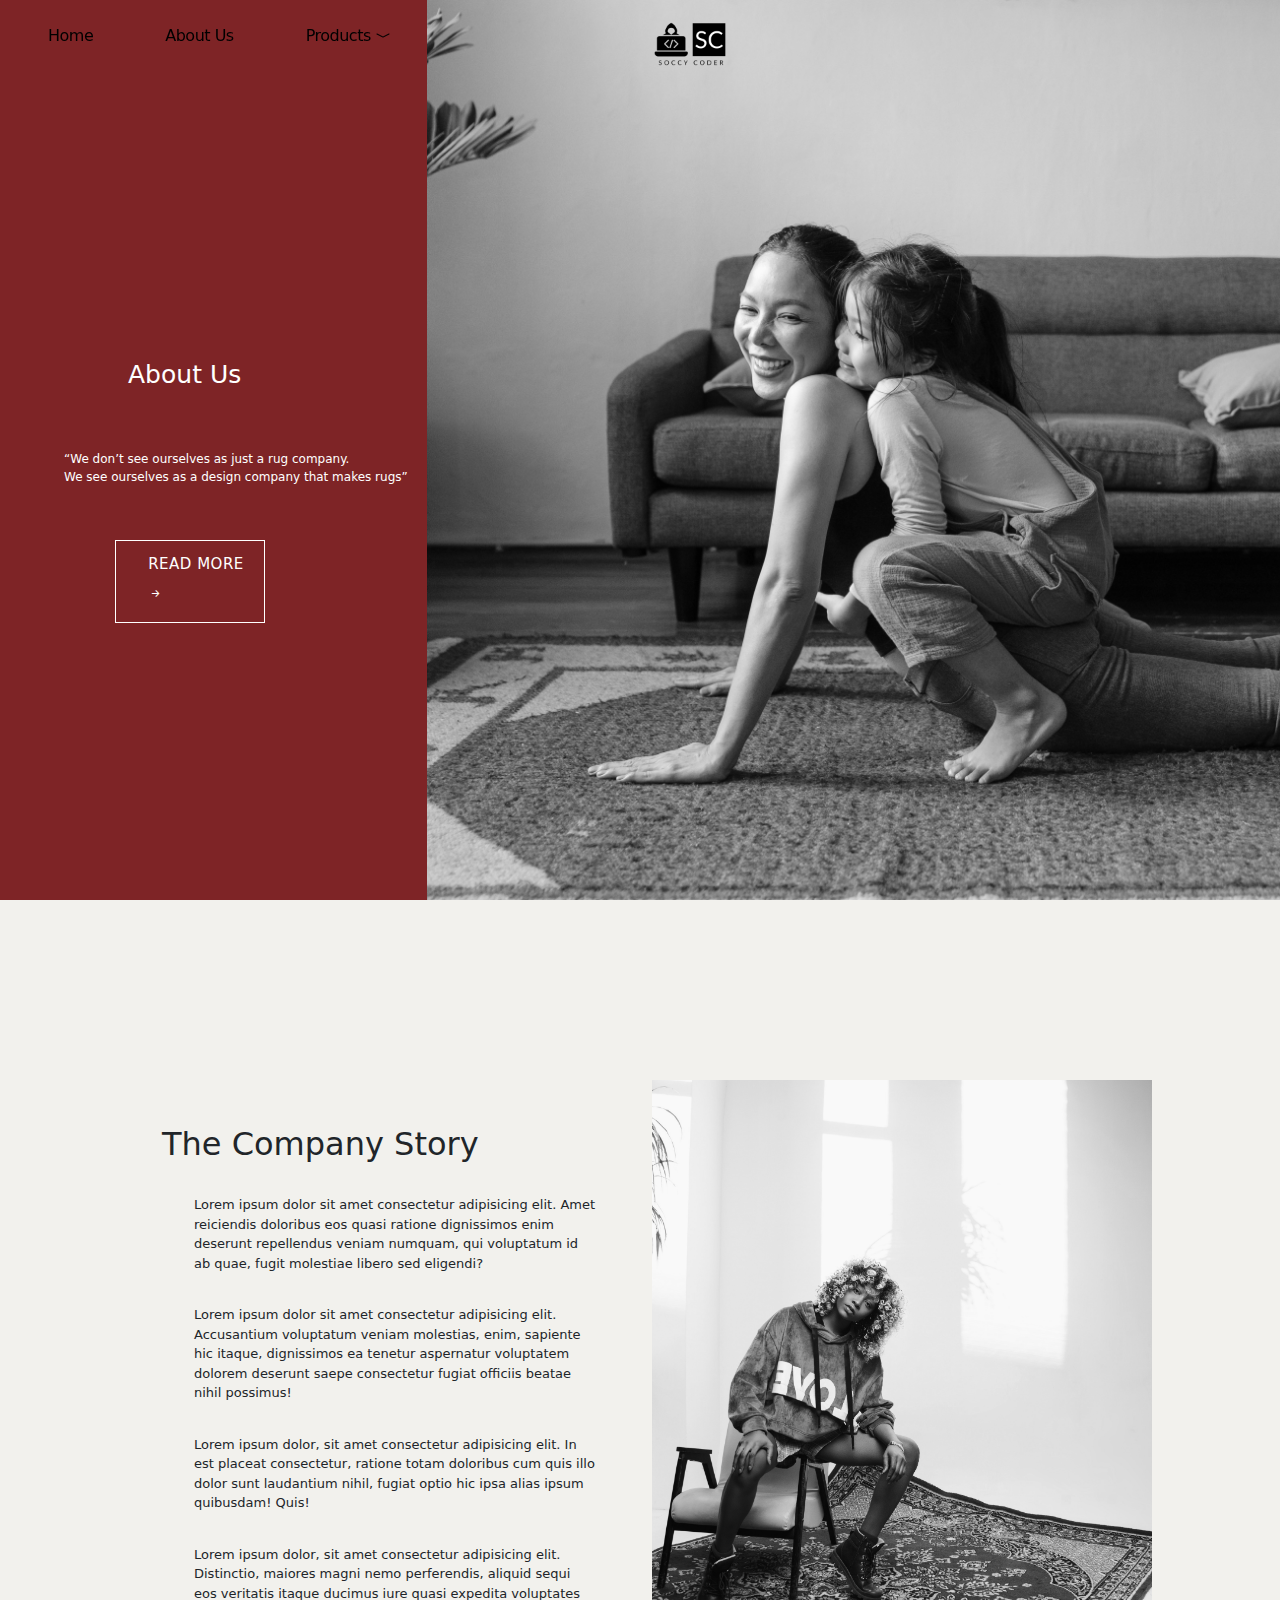
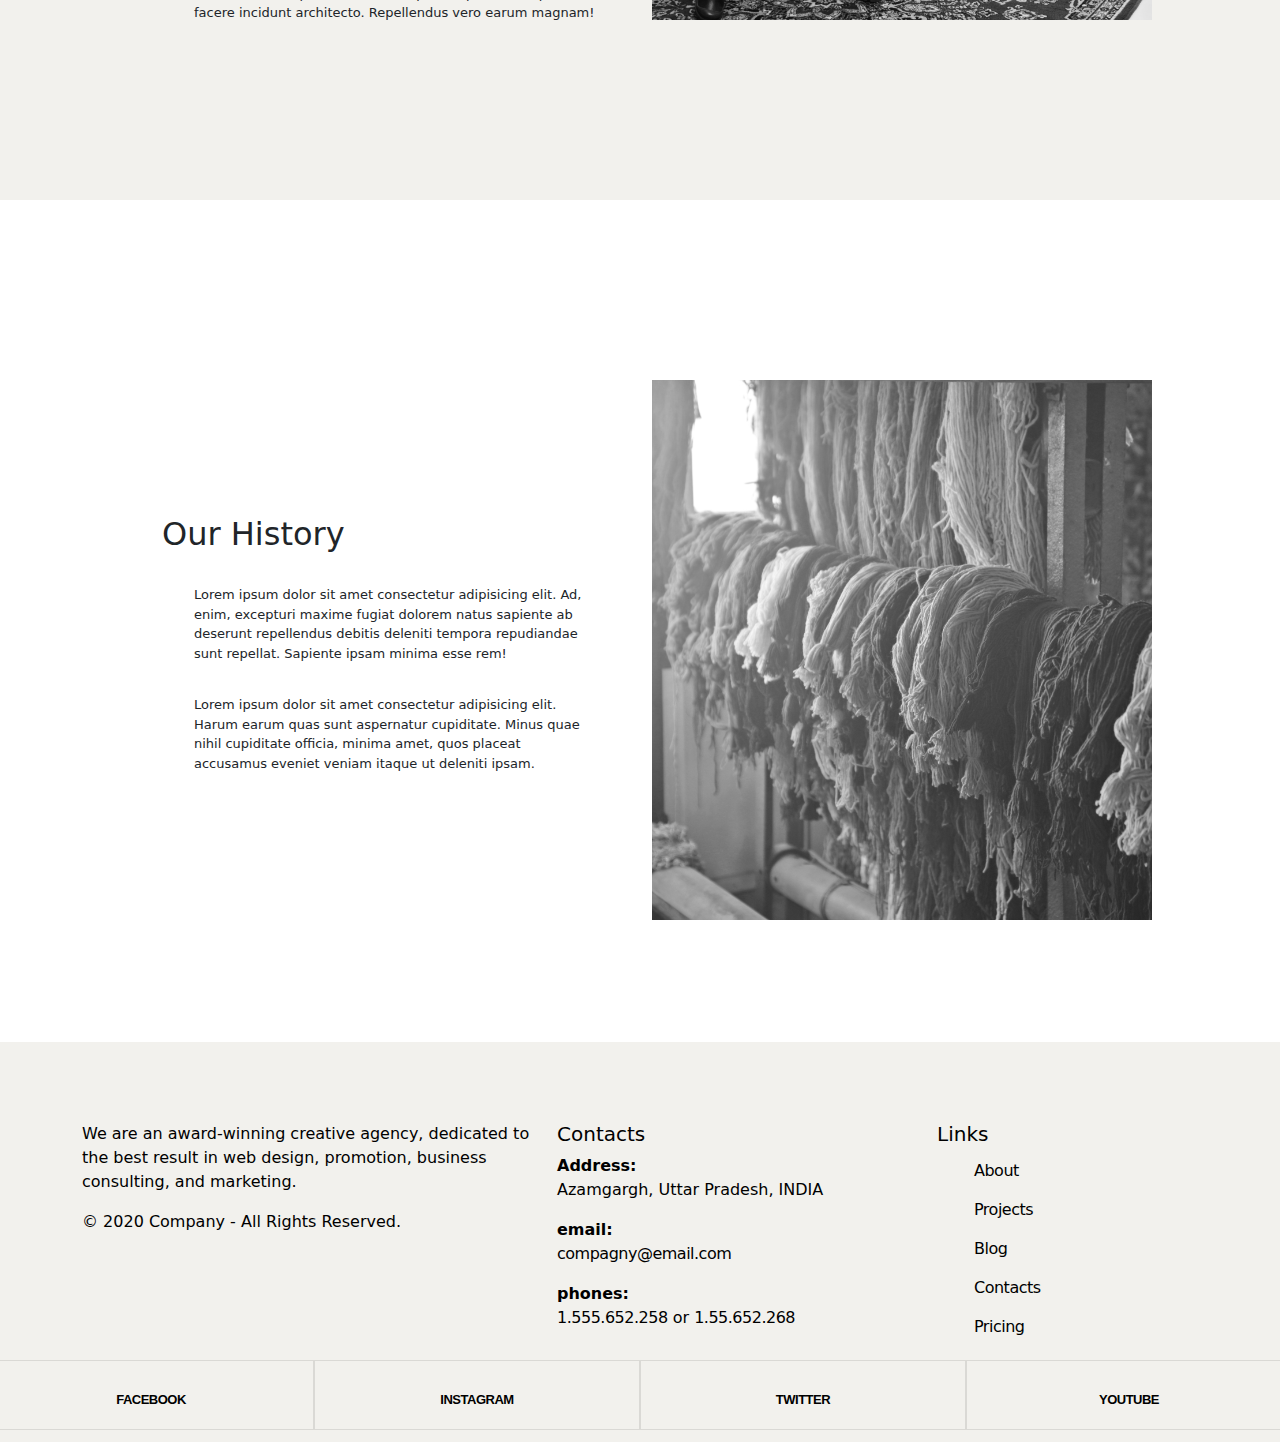
<file: About-Us.html>
<!DOCTYPE html>
<html lang="en">

<head>
    <meta charset="UTF-8">
    <meta http-equiv="X-UA-Compatible" content="IE=edge">
    <meta name="viewport" content="width=device-width, initial-scale=1.0">
    <link rel="stylesheet" href="https://cdn.jsdelivr.net/npm/bootstrap@5.3.0-alpha1/dist/css/bootstrap.min.css">
    <link rel="stylesheet" href="about-us.css">
    <link rel="icon" type="image/x-icon" href="/images/Soccy Coder-logos_black.png">
    <title>About Us</title>
</head>

<body>
    <nav class="nav" id="navbar">
        <div class="nav-main">
            <!-- <div class="logo">MOLN<span>UI</span></div> -->
            <ul class="nav-links">
                <li class="nav-link"><a href="index.html">Home</a></li>
                <li class="nav-link"><a href="">About Us</a></li>
                <li class="nav-link dropdown"><a href="" class="dropdown">Products <i
                            class="bi bi-chevron-compact-down"></i></a>
                    <ul class="dropdown-list">
                        <li class="nav-link"><a href="new-arrival.html">New Arrival</a>
                        <li class="nav-link"><a href="modern-rugs.html">Cotemporary & Mordern</a>
                        <li class="nav-link"><a href="designer.html">Designer Collection</a>
                        <li class="nav-link"><a href="morrocon.html">Morrocon & Tribal</a>
                        <li class="nav-link"><a href="geometric.html">Geometric</a>
                        <li class="nav-link"><a href="fur.html">Fur & Hide</a>
                    </ul>
                </li>

            </ul>
        </div>
        <img src="images/Soccy Coder-logos_black.png" alt="" class="brand-logo">


        <div class="menu">
            <button class="btn btn-primary menu"><i class="bi-list"></i></button>
            <ul class="nav-mobile">
                <li class="nav-link"><a href="">Home</a></li>
                <li class="nav-link"><a href="">Our Team</a></li>
                <li class="nav-link dropdown"><a href="" class="dropdown">Services <i
                            class="bi bi-chevron-compact-down"></i></a>
                    <ul class="dropdown-list">
                        <li class="nav-link"><a href="">Service 1</a>
                        <li class="nav-link"><a href="">Service 2</a>
                    </ul>
                </li>
                <li class="nav-link"><a href="">Blog</a></li>
            </ul>
        </div>
    </nav>

    <div class="container-fluid about-us">
        <div class="row ">
            <div class="col-4 text-part align-items-center">
                <h1>About Us</h1>
                <p class="about-text">“We don’t see ourselves as just a rug company.<br>We see ourselves as a design
                    company that makes
                    rugs”
                </p>
                <a href="#About-US">
                    <div class="button1"><span class="readmore">Read More <i class="bi bi-arrow-right-short"></i></span>
                    </div>
                </a>
            </div>
            <div class="col-8 img-part">
            </div>
        </div>
    </div>

    <div class="container-fluid history" id="About-US">
        <div class="row">
            <div class="col-6 text-part2">
                <h2>The Company Story</h2>
                <p class="p1">Lorem ipsum dolor sit amet consectetur adipisicing elit. Amet reiciendis doloribus eos
                    quasi ratione dignissimos enim deserunt repellendus veniam numquam, qui voluptatum id ab quae, fugit
                    molestiae libero sed eligendi?

                </p>
                <p class="p2">Lorem ipsum dolor sit amet consectetur adipisicing elit. Accusantium voluptatum veniam
                    molestias, enim, sapiente hic itaque, dignissimos ea tenetur aspernatur voluptatem dolorem deserunt
                    saepe consectetur fugiat officiis beatae nihil possimus!
                </p>
                <p class="p3">Lorem ipsum dolor, sit amet consectetur adipisicing elit. In est placeat consectetur,
                    ratione totam doloribus cum quis illo dolor sunt laudantium nihil, fugiat optio hic ipsa alias ipsum
                    quibusdam! Quis!
                </p>
                <p class="p4">Lorem ipsum dolor, sit amet consectetur adipisicing elit. Distinctio, maiores magni nemo
                    perferendis, aliquid sequi eos veritatis itaque ducimus iure quasi expedita voluptates facere
                    incidunt architecto. Repellendus vero earum magnam!
                </p>
            </div>
            <div class="col-6 img-part2">
                <img src="images/history.jpg" alt="" class="img-fluid history-img">
            </div>
        </div>
    </div>
    <div class="container-fluid our-story">
        <div class="row">
            <div class="col-6 text-part3">
                <h2>Our History</h2>
                <p class="p1">Lorem ipsum dolor sit amet consectetur adipisicing elit. Ad, enim, excepturi maxime fugiat
                    dolorem natus sapiente ab deserunt repellendus debitis deleniti tempora repudiandae sunt repellat.
                    Sapiente ipsam minima esse rem!</p>
                <p class="p2">Lorem ipsum dolor sit amet consectetur adipisicing elit. Harum earum quas sunt aspernatur
                    cupiditate. Minus quae nihil cupiditate officia, minima amet, quos placeat accusamus eveniet veniam
                    itaque ut deleniti ipsam.</p>
            </div>
            <div class="col-6 img-part2">
                <img src="images/hiryt.jpg" alt="" class="img-fluid history-img">
            </div>

        </div>
    </div>

    <footer class="section footer-classic context-dark bg-image" style="background: #F2F1ED;">
        <div class="container">
            <div class="row row-30">
                <div class="col-md-4 col-xl-5">
                    <div class="pr-xl-4" style="padding-top: 5rem;""> <!--Brand LOGO-->
                        <p style=" color: black;">We are an award-winning creative agency, dedicated to the best result
                        in web design,
                        promotion, business consulting, and marketing.</p>
                        <!-- Rights-->
                        <p class=" rights" style="color:black;"><span>© </span><span
                                class="copyright-year">2020</span><span>
                            </span><span>Company</span><span> - </span><span>All Rights Reserved.</span></p>
                    </div>
                </div>
                <div class="col-md-4" style="padding-top: 5rem;">
                    <h5>Contacts</h5>
                    <dl class=" contact-list">
                        <dt>Address:</dt>
                        <dd>Azamgargh, Uttar Pradesh, INDIA</dd>
                    </dl>
                    <dl class="contact-list">
                        <dt>email:</dt>
                        <dd><a href="mailto:#">compagny@email.com</a></dd>
                    </dl>
                    <dl class="contact-list">
                        <dt>phones:</dt>
                        <dd><a href="tel:#">1.555.652.258</a> <span>or</span> <a href="tel:#">1.55.652.268</a>
                        </dd>
                    </dl>
                </div>
                <div class="col-md-4 col-xl-3">
                    <h5 class="social-links" style="padding-top: 5rem;">Links</h5>
                    <ul class="nav-list">
                        <li><a href="#">About</a></li>
                        <li><a href="#">Projects</a></li>
                        <li><a href="#">Blog</a></li>
                        <li><a href="#">Contacts</a></li>
                        <li><a href="#">Pricing</a></li>
                    </ul>
                </div>
            </div>
        </div>
        <div class="row no-gutters social-container">
            <div class="col"><a class="social-inner" href="#"><span
                        class="icon mdi mdi-facebook"></span><span>Facebook</span></a></div>
            <div class="col"><a class="social-inner" href="#"><span
                        class="icon mdi mdi-instagram"></span><span>Instagram</span></a></div>
            <div class="col"><a class="social-inner" href="#"><span
                        class="icon mdi mdi-twitter"></span><span>Twitter</span></a></div>
            <div class="col"><a class="social-inner" href="#"><span
                        class="icon mdi mdi-youtube-play"></span><span>Youtube</span></a></div>
        </div>
    </footer>
























    <script src="app.js"></script>

    <script src="https://cdn.jsdelivr.net/npm/@popperjs/core@2.11.6/dist/umd/popper.min.js"
        integrity="sha384-oBqDVmMz9ATKxIep9tiCxS/Z9fNfEXiDAYTujMAeBAsjFuCZSmKbSSUnQlmh/jp3"
        crossorigin="anonymous"></script>
    <script src="https://cdn.jsdelivr.net/npm/bootstrap@5.3.0-alpha1/dist/js/bootstrap.min.js"
        integrity="sha384-mQ93GR66B00ZXjt0YO5KlohRA5SY2XofN4zfuZxLkoj1gXtW8ANNCe9d5Y3eG5eD"
        crossorigin="anonymous"></script>

</body>

</html>
</file>
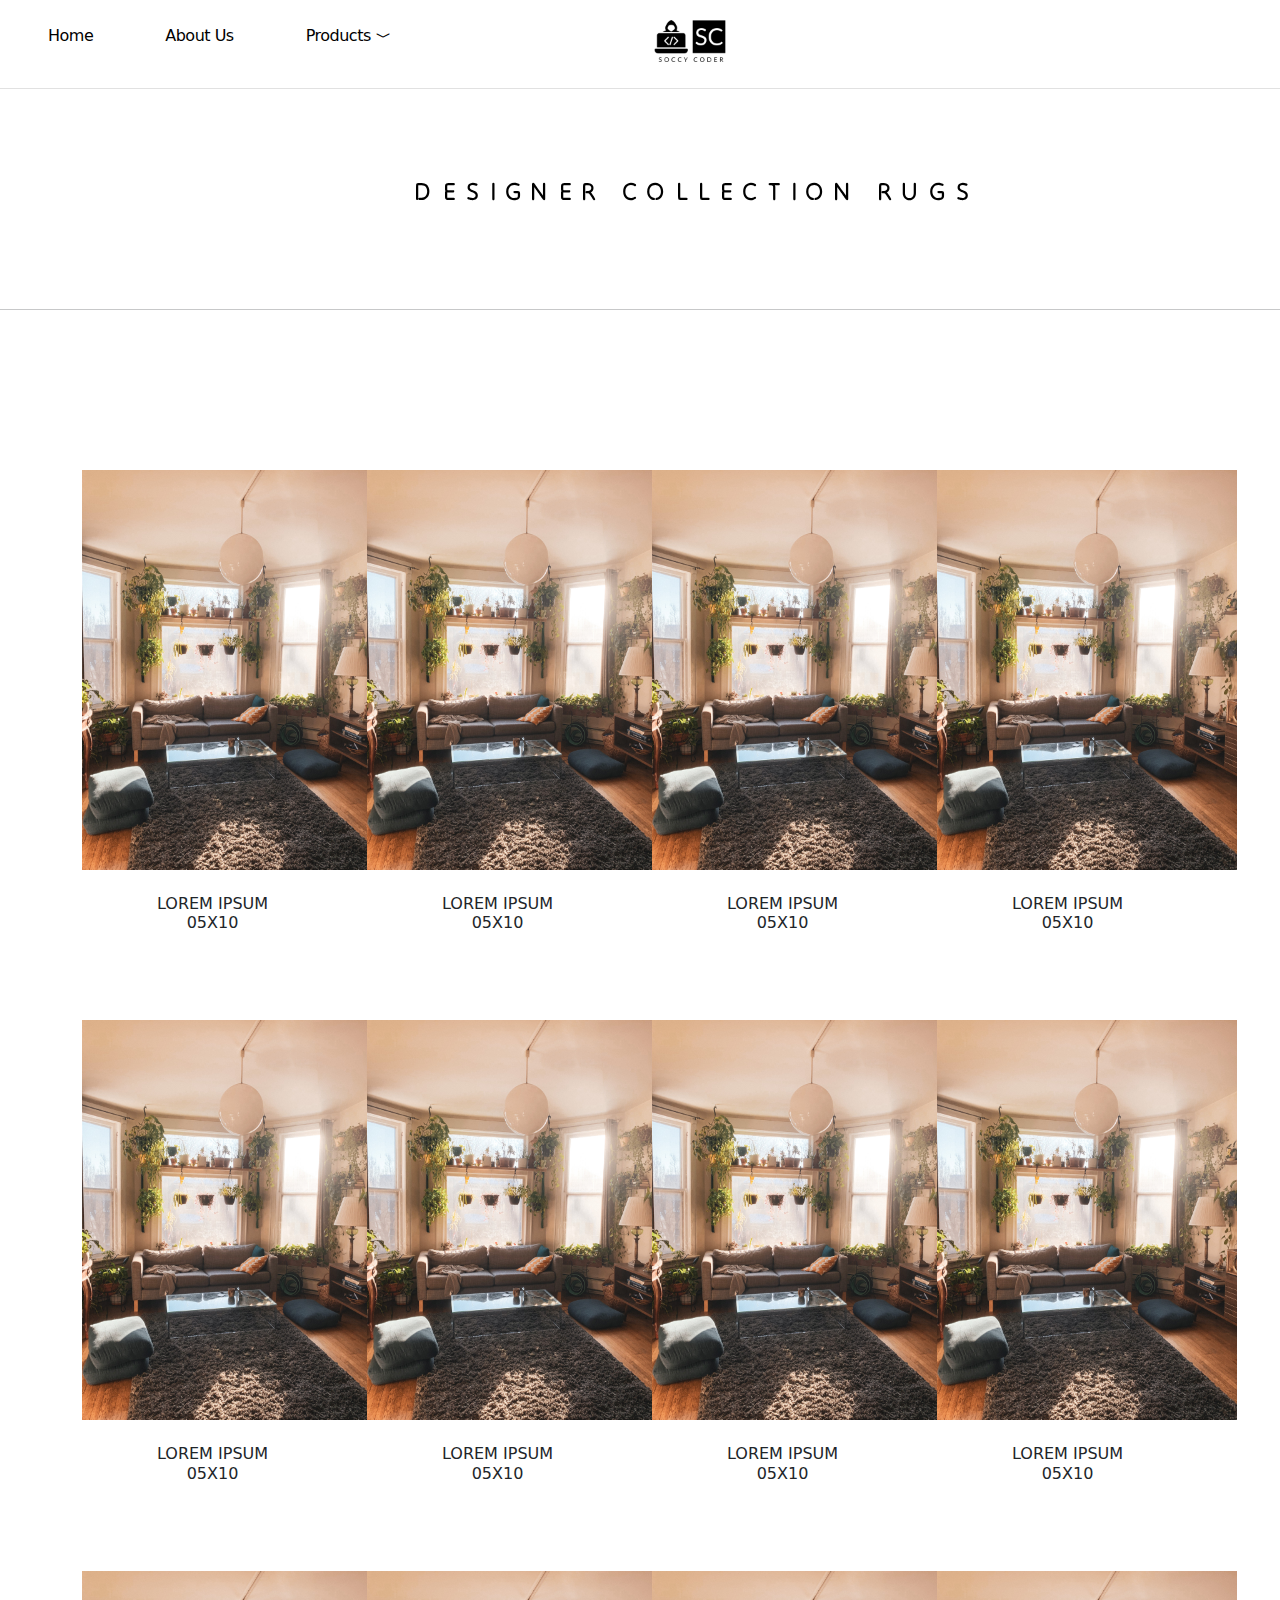
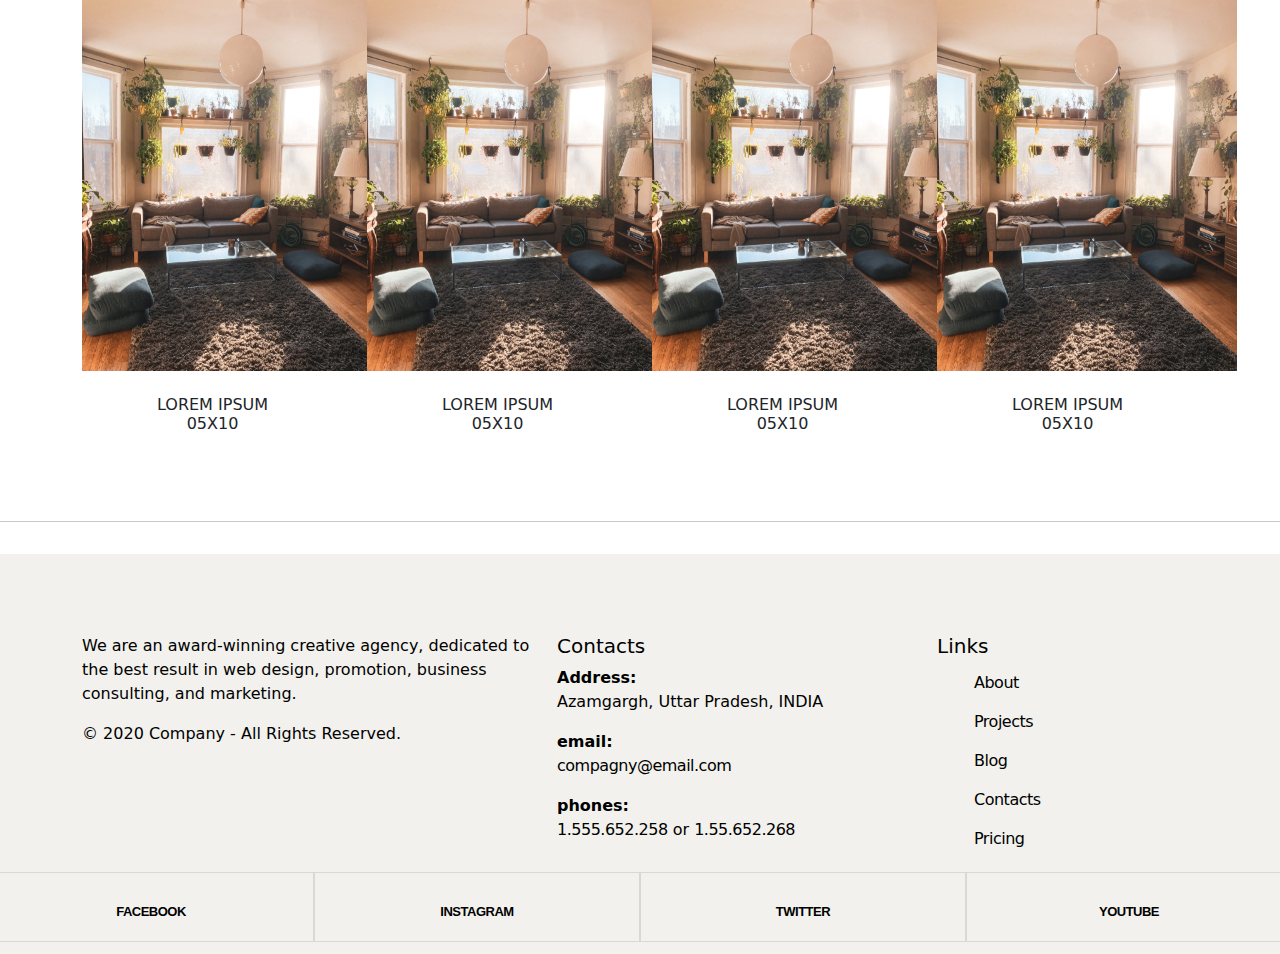
<file: designer.html>
<!DOCTYPE html>
<html lang="en">

<head>
    <meta charset="UTF-8">
    <meta http-equiv="X-UA-Compatible" content="IE=edge">
    <meta name="viewport" content="width=device-width, initial-scale=1.0">
    <link rel="stylesheet" href="https://cdn.jsdelivr.net/npm/bootstrap@5.3.0-alpha1/dist/css/bootstrap.min.css">
    <link href="https://fonts.googleapis.com/css2?family=Tilt+Neon&display=swap" rel="stylesheet">
    <link rel="stylesheet" href="new-arrival.css">
    <link rel="icon" type="image/x-icon" href="/images/Soccy Coder-logos_black.png">
    <title>Designer Collection Rugs</title>
</head>

<body>

    <nav class="nav">
        <div class="nav-main">
            <!-- <div class="logo">MOLN<span>UI</span></div> -->
            <ul class="nav-links">
                <li class="nav-link"><a href="index.html">Home</a></li>
                <li class="nav-link"><a href="About-Us.html">About Us</a></li>
                <li class="nav-link dropdown"><a href="" class="dropdown">Products <i
                            class="bi bi-chevron-compact-down"></i></a>
                    <ul class="dropdown-list">
                        <li class="nav-link"><a href="new-arrival.html">New Arrival</a>
                        <li class="nav-link"><a href="modern-rugs.html">Cotemporary & Mordern</a>
                        <li class="nav-link"><a href="designer.html">Designer Collection</a>
                        <li class="nav-link"><a href="morrocon.html">Morrocon & Tribal</a>
                        <li class="nav-link"><a href="geometric.html">Geometric</a>
                        <li class="nav-link"><a href="fur.html">Fur & Hide</a>
                    </ul>
                </li>

                <img src="images/Soccy Coder-logos_black.png" alt="" class="brand-logo">

            </ul>
        </div>

        <!-- <div class="cta">
            <button class="btn btn-secondary">Log In</button>
            <button class="btn btn-primary">Get Started</button>
        </div> -->
        <div class="menu">
            <button class="btn btn-primary menu"><i class="bi-list"></i></button>
            <ul class="nav-mobile">
                <li class="nav-link"><a href="">Home</a></li>
                <li class="nav-link"><a href="">Our Team</a></li>
                <li class="nav-link dropdown"><a href="" class="dropdown">Services <i
                            class="bi bi-chevron-compact-down"></i></a>
                    <ul class="dropdown-list">
                        <li class="nav-link"><a href="">Service 1</a>
                        <li class="nav-link"><a href="">Service 2</a>
                    </ul>
                </li>
                <li class="nav-link"><a href="">Blog</a></li>

            </ul>
        </div>
    </nav>
    <br>
    <h1 class="main-head">Designer Collection Rugs</h1>
    <hr class="under-arrival">
    <div class="container" id="New-Arrival">
        <div class="row row1">
            <div class="col-3">
                <a href="#POPUP"><img src="images/designerrug.jpg" alt="" class="neww-arrvl-img"></a>
                <h6 class="rug-heading">Lorem Ipsum <br> 05x10</h6>

            </div>
            <div class="col-3">
                <a href="#POPUP"><img src="images/designerrug.jpg" alt="" class="neww-arrvl-img"></a>
                <h6 class="rug-heading">Lorem Ipsum <br> 05x10</h6>

            </div>
            <div class="col-3">
                <a href="#POPUP"><img src="images/designerrug.jpg" alt="" class="neww-arrvl-img"></a>
                <h6 class="rug-heading">Lorem Ipsum <br> 05x10</h6>

            </div>
            <div class="col-3">
                <a href="#POPUP"><img src="images/designerrug.jpg" alt="" class="neww-arrvl-img"></a>
                <h6 class="rug-heading">Lorem Ipsum <br> 05x10</h6>

            </div>


        </div>
        <div class="row row2">
            <div class="col-3">
                <a href="#POPUP"><img src="images/designerrug.jpg" alt="" class="neww-arrvl-img"></a>
                <h6 class="rug-heading">Lorem Ipsum <br> 05x10</h6>

            </div>
            <div class="col-3">
                <a href="#POPUP"><img src="images/designerrug.jpg" alt="" class="neww-arrvl-img"></a>
                <h6 class="rug-heading">Lorem Ipsum <br> 05x10</h6>

            </div>
            <div class="col-3">
                <a href="#POPUP"><img src="images/designerrug.jpg" alt="" class="neww-arrvl-img"></a>
                <h6 class="rug-heading">Lorem Ipsum <br> 05x10</h6>

            </div>
            <div class="col-3">
                <a href="#POPUP"><img src="images/designerrug.jpg" alt="" class="neww-arrvl-img"></a>
                <h6 class="rug-heading">Lorem Ipsum <br> 05x10</h6>

            </div>


        </div>
        <div class="row row3">
            <div class="col-3">
                <a href="#POPUP"><img src="images/designerrug.jpg" alt="" class="neww-arrvl-img"></a>
                <h6 class="rug-heading">Lorem Ipsum <br> 05x10</h6>

            </div>
            <div class="col-3">
                <a href="#POPUP"><img src="images/designerrug.jpg" alt="" class="neww-arrvl-img"></a>
                <h6 class="rug-heading">Lorem Ipsum <br> 05x10</h6>

            </div>
            <div class="col-3">
                <a href="#POPUP"><img src="images/designerrug.jpg" alt="" class="neww-arrvl-img"></a>
                <h6 class="rug-heading">Lorem Ipsum <br> 05x10</h6>

            </div>
            <div class="col-3">
                <a href="#POPUP"><img src="images/designerrug.jpg" alt="" class="neww-arrvl-img"></a>
                <h6 class="rug-heading">Lorem Ipsum <br> 05x10</h6>

            </div>


        </div>
    </div>

    <div class="popup" id="POPUP">
        <div class="popup_content">

            <div class="container">
                <a href="#New-Arrival" class="popup-close"><i class="bi bi-x-square-fill"></i></a>

                <h1 style="text-align: center; font-size: 30px; padding-top: 2rem;padding-bottom: 1rem;">Lorem Ipsum
                </h1>

                <div class="row">
                    <div class="col-6">
                        <img src="images/designerrug.jpg" alt="" class="pop-img">
                    </div>
                    <div class="col-6 popup-data ">
                        <h6 class="popup-heading1"> Lorem Ipsum</h6>
                        <h6 class="popup-subhead"> Model Name</h6>
                        <hr>
                        <p class="popup-para">
                            Lorem ipsum dolor sit, amet consectetur adipisicing elit. Nulla ut praesentium
                            aspernatur
                            eligendi quas numquam officiis quaerat porro aperiam omnis inventore fugit ea facilis,
                            mollitia dolore deserunt animi nam ipsam.
                            Aut, quasi. Est atque omnis officiis accusantium ex sed eligendi eveniet asperiores
                            corrupti
                            perferendis sunt, maiores commodi soluta, at corporis excepturi? Quibusdam saepe
                            nesciunt,
                            nihil enim iusto iure nulla placeat.

                        </p>
                    </div>
                </div>
            </div>
        </div>
    </div>
    <hr class="under-arrival">
    <footer class="section footer-classic context-dark bg-image" style="background: #F2F1ED;">
        <div class="container">
            <div class="row row-30">
                <div class="col-md-4 col-xl-5">
                    <div class="pr-xl-4" style="padding-top: 5rem;""> <!--Brand LOGO-->
                        <p style=" color:black;">We are an award-winning creative agency, dedicated to the best result
                        in web design,
                        promotion, business consulting, and marketing.</p>
                        <!-- Rights-->
                        <p class=" rights" style="color:black;"><span>© </span><span
                                class="copyright-year">2020</span><span>
                            </span><span>Company</span><span> - </span><span>All Rights Reserved.</span></p>
                    </div>
                </div>
                <div class="col-md-4" style="padding-top: 5rem;">
                    <h5>Contacts</h5>
                    <dl class=" contact-list">
                        <dt>Address:</dt>
                        <dd>Azamgargh, Uttar Pradesh, INDIA</dd>
                    </dl>
                    <dl class="contact-list">
                        <dt>email:</dt>
                        <dd><a href="mailto:#">compagny@email.com</a></dd>
                    </dl>
                    <dl class="contact-list">
                        <dt>phones:</dt>
                        <dd><a href="tel:#">1.555.652.258</a> <span>or</span> <a href="tel:#">1.55.652.268</a>
                        </dd>
                    </dl>
                </div>
                <div class="col-md-4 col-xl-3">
                    <h5 class="social-links" style="padding-top: 5rem;">Links</h5>
                    <ul class="nav-list">
                        <li><a href="#">About</a></li>
                        <li><a href="#">Projects</a></li>
                        <li><a href="#">Blog</a></li>
                        <li><a href="#">Contacts</a></li>
                        <li><a href="#">Pricing</a></li>
                    </ul>
                </div>
            </div>
        </div>
        <div class="row no-gutters social-container">
            <div class="col"><a class="social-inner" href="#"><span
                        class="icon mdi mdi-facebook"></span><span>Facebook</span></a></div>
            <div class="col"><a class="social-inner" href="#"><span
                        class="icon mdi mdi-instagram"></span><span>Instagram</span></a></div>
            <div class="col"><a class="social-inner" href="#"><span
                        class="icon mdi mdi-twitter"></span><span>Twitter</span></a></div>
            <div class="col"><a class="social-inner" href="#"><span
                        class="icon mdi mdi-youtube-play"></span><span>Youtube</span></a></div>
        </div>
    </footer>











































    <script src="app.js"></script>

    <script src="https://cdn.jsdelivr.net/npm/@popperjs/core@2.11.6/dist/umd/popper.min.js"
        integrity="sha384-oBqDVmMz9ATKxIep9tiCxS/Z9fNfEXiDAYTujMAeBAsjFuCZSmKbSSUnQlmh/jp3"
        crossorigin="anonymous"></script>
    <script src="https://cdn.jsdelivr.net/npm/bootstrap@5.3.0-alpha1/dist/js/bootstrap.min.js"
        integrity="sha384-mQ93GR66B00ZXjt0YO5KlohRA5SY2XofN4zfuZxLkoj1gXtW8ANNCe9d5Y3eG5eD"
        crossorigin="anonymous"></script>
</body>

</html>
</file>
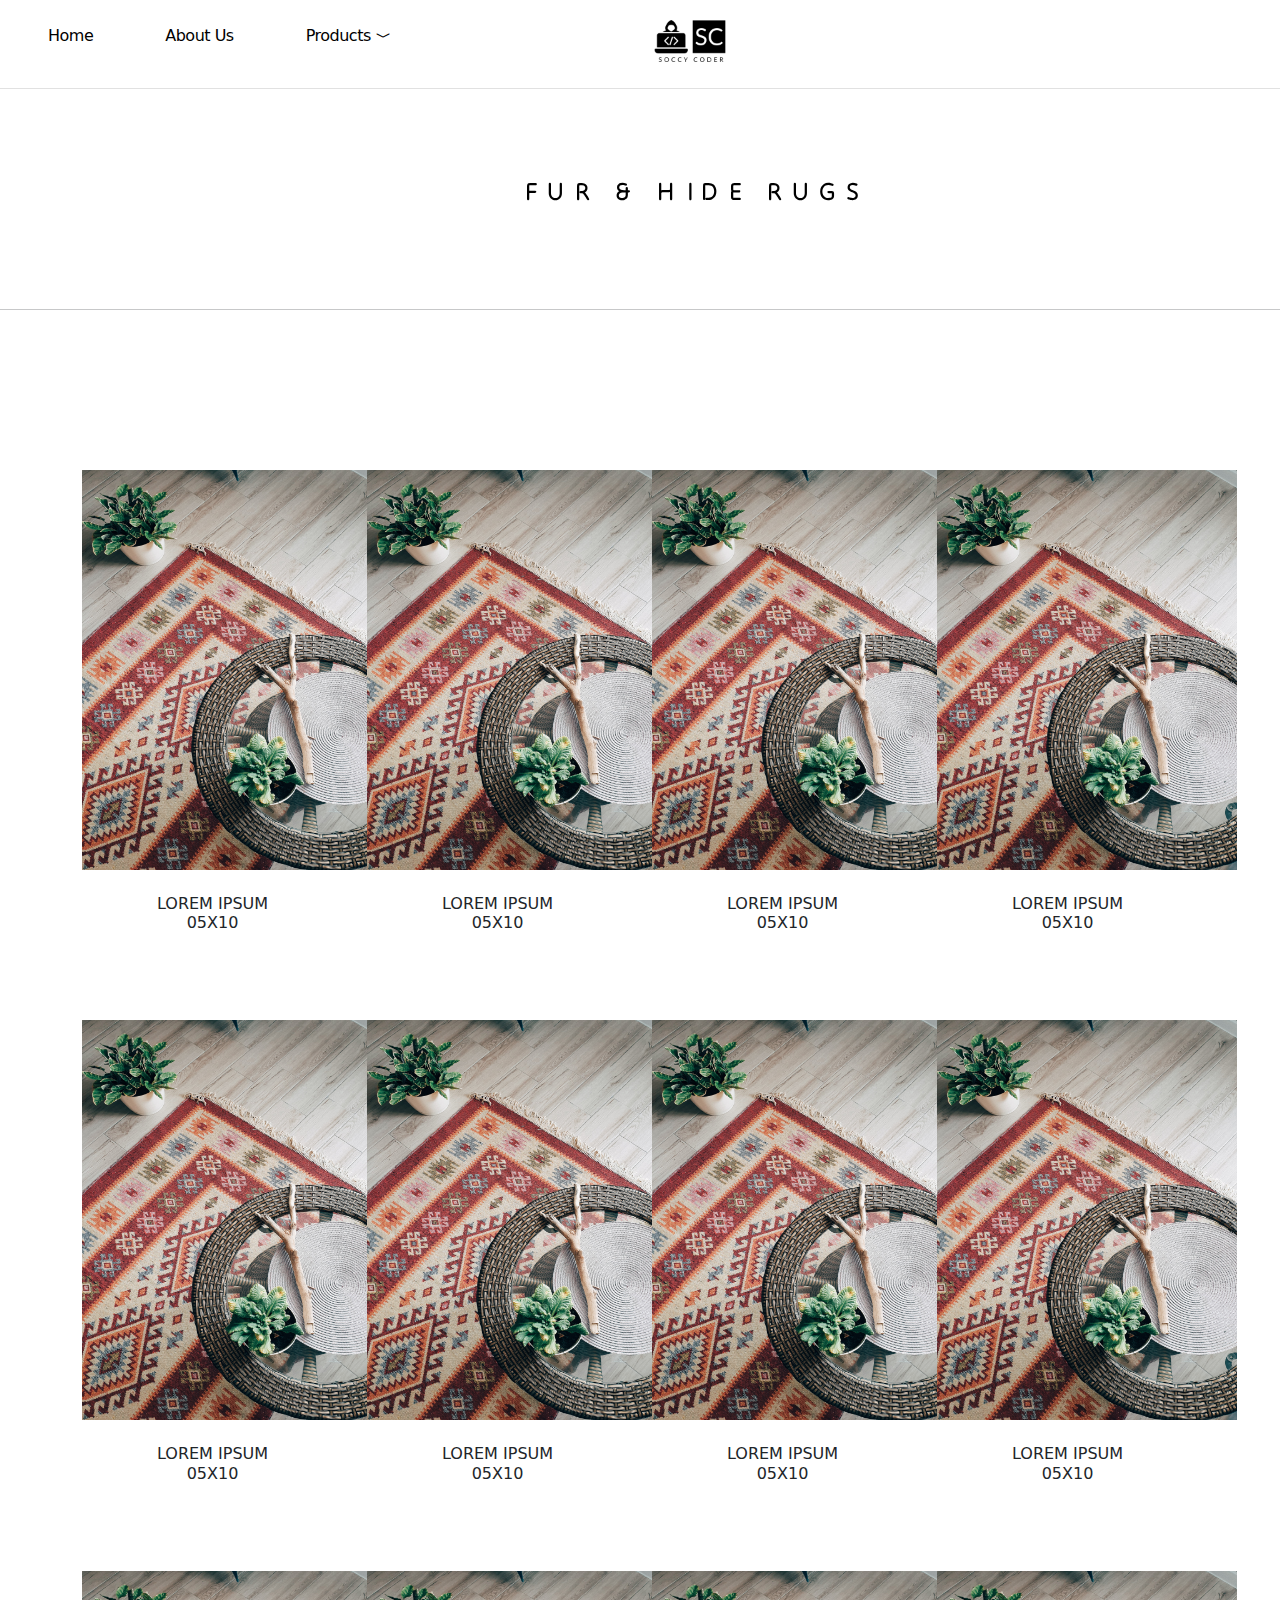
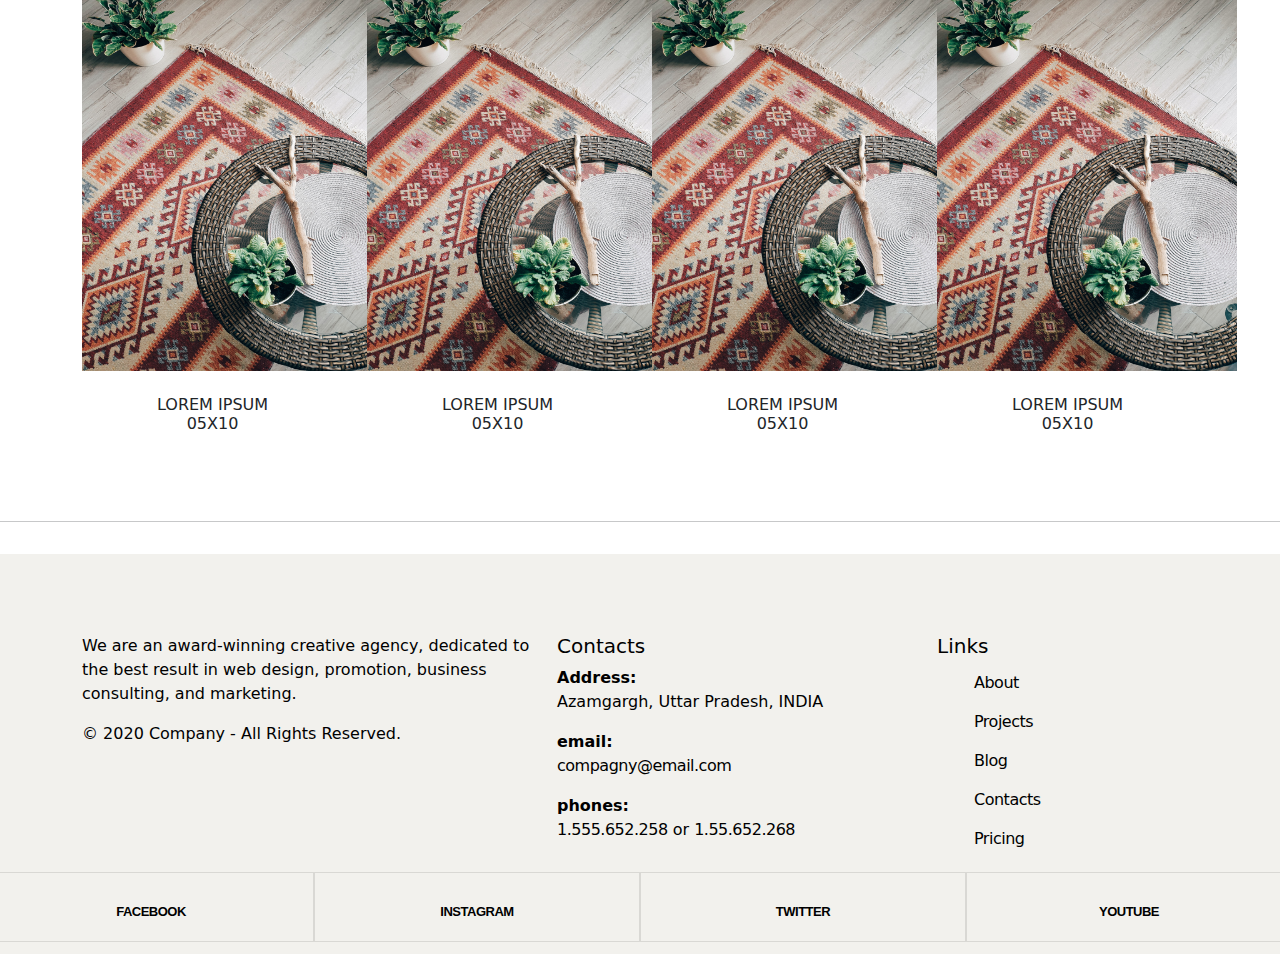
<file: fur.html>
<!DOCTYPE html>
<html lang="en">

<head>
    <meta charset="UTF-8">
    <meta http-equiv="X-UA-Compatible" content="IE=edge">
    <meta name="viewport" content="width=device-width, initial-scale=1.0">
    <link rel="stylesheet" href="https://cdn.jsdelivr.net/npm/bootstrap@5.3.0-alpha1/dist/css/bootstrap.min.css">
    <link href="https://fonts.googleapis.com/css2?family=Tilt+Neon&display=swap" rel="stylesheet">
    <link rel="stylesheet" href="new-arrival.css">
    <link rel="icon" type="image/x-icon" href="/images/Soccy Coder-logos_black.png">
    <title>Fur & Hide</title>
</head>

<body>

    <nav class="nav">
        <div class="nav-main">
            <!-- <div class="logo">MOLN<span>UI</span></div> -->
            <ul class="nav-links">
                <li class="nav-link"><a href="index.html">Home</a></li>
                <li class="nav-link"><a href="About-Us.html">About Us</a></li>
                <li class="nav-link dropdown"><a href="" class="dropdown">Products <i
                            class="bi bi-chevron-compact-down"></i></a>
                    <ul class="dropdown-list">
                        <li class="nav-link"><a href="new-arrival.html">New Arrival</a>
                        <li class="nav-link"><a href="modern-rugs.html">Cotemporary & Mordern</a>
                        <li class="nav-link"><a href="designer.html">Designer Collection</a>
                        <li class="nav-link"><a href="morrocon.html">Morrocon & Tribal</a>
                        <li class="nav-link"><a href="geometric.html">Geometric</a>
                        <li class="nav-link"><a href="fur.html">Fur & Hide</a>
                    </ul>
                </li>

                <img src="images/Soccy Coder-logos_black.png" alt="" class="brand-logo">
            </ul>
        </div>

        <!-- <div class="cta">
            <button class="btn btn-secondary">Log In</button>
            <button class="btn btn-primary">Get Started</button>
        </div> -->
        <div class="menu">
            <button class="btn btn-primary menu"><i class="bi-list"></i></button>
            <ul class="nav-mobile">
                <li class="nav-link"><a href="">Home</a></li>
                <li class="nav-link"><a href="About-Us.html">About Us</a></li>
                <li class="nav-link dropdown"><a href="" class="dropdown">Products <i
                            class="bi bi-chevron-compact-down"></i></a>
                    <ul class="dropdown-list">
                        <li class="nav-link"><a href="new-arrival.html">New Arrival</a>
                        <li class="nav-link"><a href="modern-rugs.html">Cotemporary & Mordern</a>
                        <li class="nav-link"><a href="designer.html">Designer Collection</a>
                        <li class="nav-link"><a href="morrocon.html">Morrocon & Tribal</a>
                        <li class="nav-link"><a href="geometric.html">Geometric</a>
                        <li class="nav-link"><a href="fur.html">Fur & Hide</a>
                    </ul>
                </li>
                <li class="nav-link"><a href="">Blog</a></li>


            </ul>
        </div>
    </nav>
    <br>
    <h1 class="main-head">Fur & Hide Rugs</h1>
    <hr class="under-arrival">
    <div class="container" id="New-Arrival">
        <div class="row row1">
            <div class="col-3">
                <a href="#POPUP"><img src="images/fur.jpg" alt="" class="neww-arrvl-img"></a>
                <h6 class="rug-heading">Lorem Ipsum <br> 05x10</h6>

            </div>
            <div class="col-3">
                <a href="#POPUP"><img src="images/fur.jpg" alt="" class="neww-arrvl-img"></a>
                <h6 class="rug-heading">Lorem Ipsum <br> 05x10</h6>

            </div>
            <div class="col-3">
                <a href="#POPUP"><img src="images/fur.jpg" alt="" class="neww-arrvl-img"></a>
                <h6 class="rug-heading">Lorem Ipsum <br> 05x10</h6>

            </div>
            <div class="col-3">
                <a href="#POPUP"><img src="images/fur.jpg" alt="" class="neww-arrvl-img"></a>
                <h6 class="rug-heading">Lorem Ipsum <br> 05x10</h6>

            </div>


        </div>
        <div class="row row2">
            <div class="col-3">
                <a href="#POPUP"><img src="images/fur.jpg" alt="" class="neww-arrvl-img"></a>
                <h6 class="rug-heading">Lorem Ipsum <br> 05x10</h6>

            </div>
            <div class="col-3">
                <a href="#POPUP"><img src="images/fur.jpg" alt="" class="neww-arrvl-img"></a>
                <h6 class="rug-heading">Lorem Ipsum <br> 05x10</h6>

            </div>
            <div class="col-3">
                <a href="#POPUP"><img src="images/fur.jpg" alt="" class="neww-arrvl-img"></a>
                <h6 class="rug-heading">Lorem Ipsum <br> 05x10</h6>

            </div>
            <div class="col-3">
                <a href="#POPUP"><img src="images/fur.jpg" alt="" class="neww-arrvl-img"></a>
                <h6 class="rug-heading">Lorem Ipsum <br> 05x10</h6>

            </div>


        </div>
        <div class="row row3">
            <div class="col-3">
                <a href="#POPUP"><img src="images/fur.jpg" alt="" class="neww-arrvl-img"></a>
                <h6 class="rug-heading">Lorem Ipsum <br> 05x10</h6>

            </div>
            <div class="col-3">
                <a href="#POPUP"><img src="images/fur.jpg" alt="" class="neww-arrvl-img"></a>
                <h6 class="rug-heading">Lorem Ipsum <br> 05x10</h6>

            </div>
            <div class="col-3">
                <a href="#POPUP"><img src="images/fur.jpg" alt="" class="neww-arrvl-img"></a>
                <h6 class="rug-heading">Lorem Ipsum <br> 05x10</h6>

            </div>
            <div class="col-3">
                <a href="#POPUP"><img src="images/fur.jpg" alt="" class="neww-arrvl-img"></a>
                <h6 class="rug-heading">Lorem Ipsum <br> 05x10</h6>

            </div>


        </div>
    </div>

    <div class="popup" id="POPUP">
        <div class="popup_content">

            <div class="container">
                <a href="#New-Arrival" class="popup-close"><i class="bi bi-x-square-fill"></i></a>

                <h1 style="text-align: center; font-size: 30px; padding-top: 2rem;padding-bottom: 1rem;">Lorem Ipsum
                </h1>

                <div class="row">
                    <div class="col-6">
                        <img src="images/fur.jpg" alt="" class="pop-img">
                    </div>
                    <div class="col-6 popup-data ">
                        <h6 class="popup-heading1"> Lorem Ipsum</h6>
                        <h6 class="popup-subhead"> Model Name</h6>
                        <hr>
                        <p class="popup-para">
                            Lorem ipsum dolor sit, amet consectetur adipisicing elit. Nulla ut praesentium
                            aspernatur
                            eligendi quas numquam officiis quaerat porro aperiam omnis inventore fugit ea facilis,
                            mollitia dolore deserunt animi nam ipsam.
                            Aut, quasi. Est atque omnis officiis accusantium ex sed eligendi eveniet asperiores
                            corrupti
                            perferendis sunt, maiores commodi soluta, at corporis excepturi? Quibusdam saepe
                            nesciunt,
                            nihil enim iusto iure nulla placeat.

                        </p>
                    </div>
                </div>
            </div>
        </div>
    </div>
    <hr class="under-arrival">
    <footer class="section footer-classic context-dark bg-image" style="background: #F2F1ED;">
        <div class="container">
            <div class="row row-30">
                <div class="col-md-4 col-xl-5">
                    <div class="pr-xl-4" style="padding-top: 5rem;""> <!--Brand LOGO-->
                        <p style=" color:black;">We are an award-winning creative agency, dedicated to the best result
                        in web design,
                        promotion, business consulting, and marketing.</p>
                        <!-- Rights-->
                        <p class=" rights" style="color:black;"><span>© </span><span
                                class="copyright-year">2020</span><span>
                            </span><span>Company</span><span> - </span><span>All Rights Reserved.</span></p>
                    </div>
                </div>
                <div class="col-md-4" style="padding-top: 5rem;">
                    <h5>Contacts</h5>
                    <dl class=" contact-list">
                        <dt>Address:</dt>
                        <dd>Azamgargh, Uttar Pradesh, INDIA</dd>
                    </dl>
                    <dl class="contact-list">
                        <dt>email:</dt>
                        <dd><a href="mailto:#">compagny@email.com</a></dd>
                    </dl>
                    <dl class="contact-list">
                        <dt>phones:</dt>
                        <dd><a href="tel:#">1.555.652.258</a> <span>or</span> <a href="tel:#">1.55.652.268</a>
                        </dd>
                    </dl>
                </div>
                <div class="col-md-4 col-xl-3">
                    <h5 class="social-links" style="padding-top: 5rem;">Links</h5>
                    <ul class="nav-list">
                        <li><a href="#">About</a></li>
                        <li><a href="#">Projects</a></li>
                        <li><a href="#">Blog</a></li>
                        <li><a href="#">Contacts</a></li>
                        <li><a href="#">Pricing</a></li>
                    </ul>
                </div>
            </div>
        </div>
        <div class="row no-gutters social-container">
            <div class="col"><a class="social-inner" href="#"><span
                        class="icon mdi mdi-facebook"></span><span>Facebook</span></a></div>
            <div class="col"><a class="social-inner" href="#"><span
                        class="icon mdi mdi-instagram"></span><span>Instagram</span></a></div>
            <div class="col"><a class="social-inner" href="#"><span
                        class="icon mdi mdi-twitter"></span><span>Twitter</span></a></div>
            <div class="col"><a class="social-inner" href="#"><span
                        class="icon mdi mdi-youtube-play"></span><span>Youtube</span></a></div>
        </div>
    </footer>











































    <script src="app.js"></script>

    <script src="https://cdn.jsdelivr.net/npm/@popperjs/core@2.11.6/dist/umd/popper.min.js"
        integrity="sha384-oBqDVmMz9ATKxIep9tiCxS/Z9fNfEXiDAYTujMAeBAsjFuCZSmKbSSUnQlmh/jp3"
        crossorigin="anonymous"></script>
    <script src="https://cdn.jsdelivr.net/npm/bootstrap@5.3.0-alpha1/dist/js/bootstrap.min.js"
        integrity="sha384-mQ93GR66B00ZXjt0YO5KlohRA5SY2XofN4zfuZxLkoj1gXtW8ANNCe9d5Y3eG5eD"
        crossorigin="anonymous"></script>
</body>

</html>
</file>
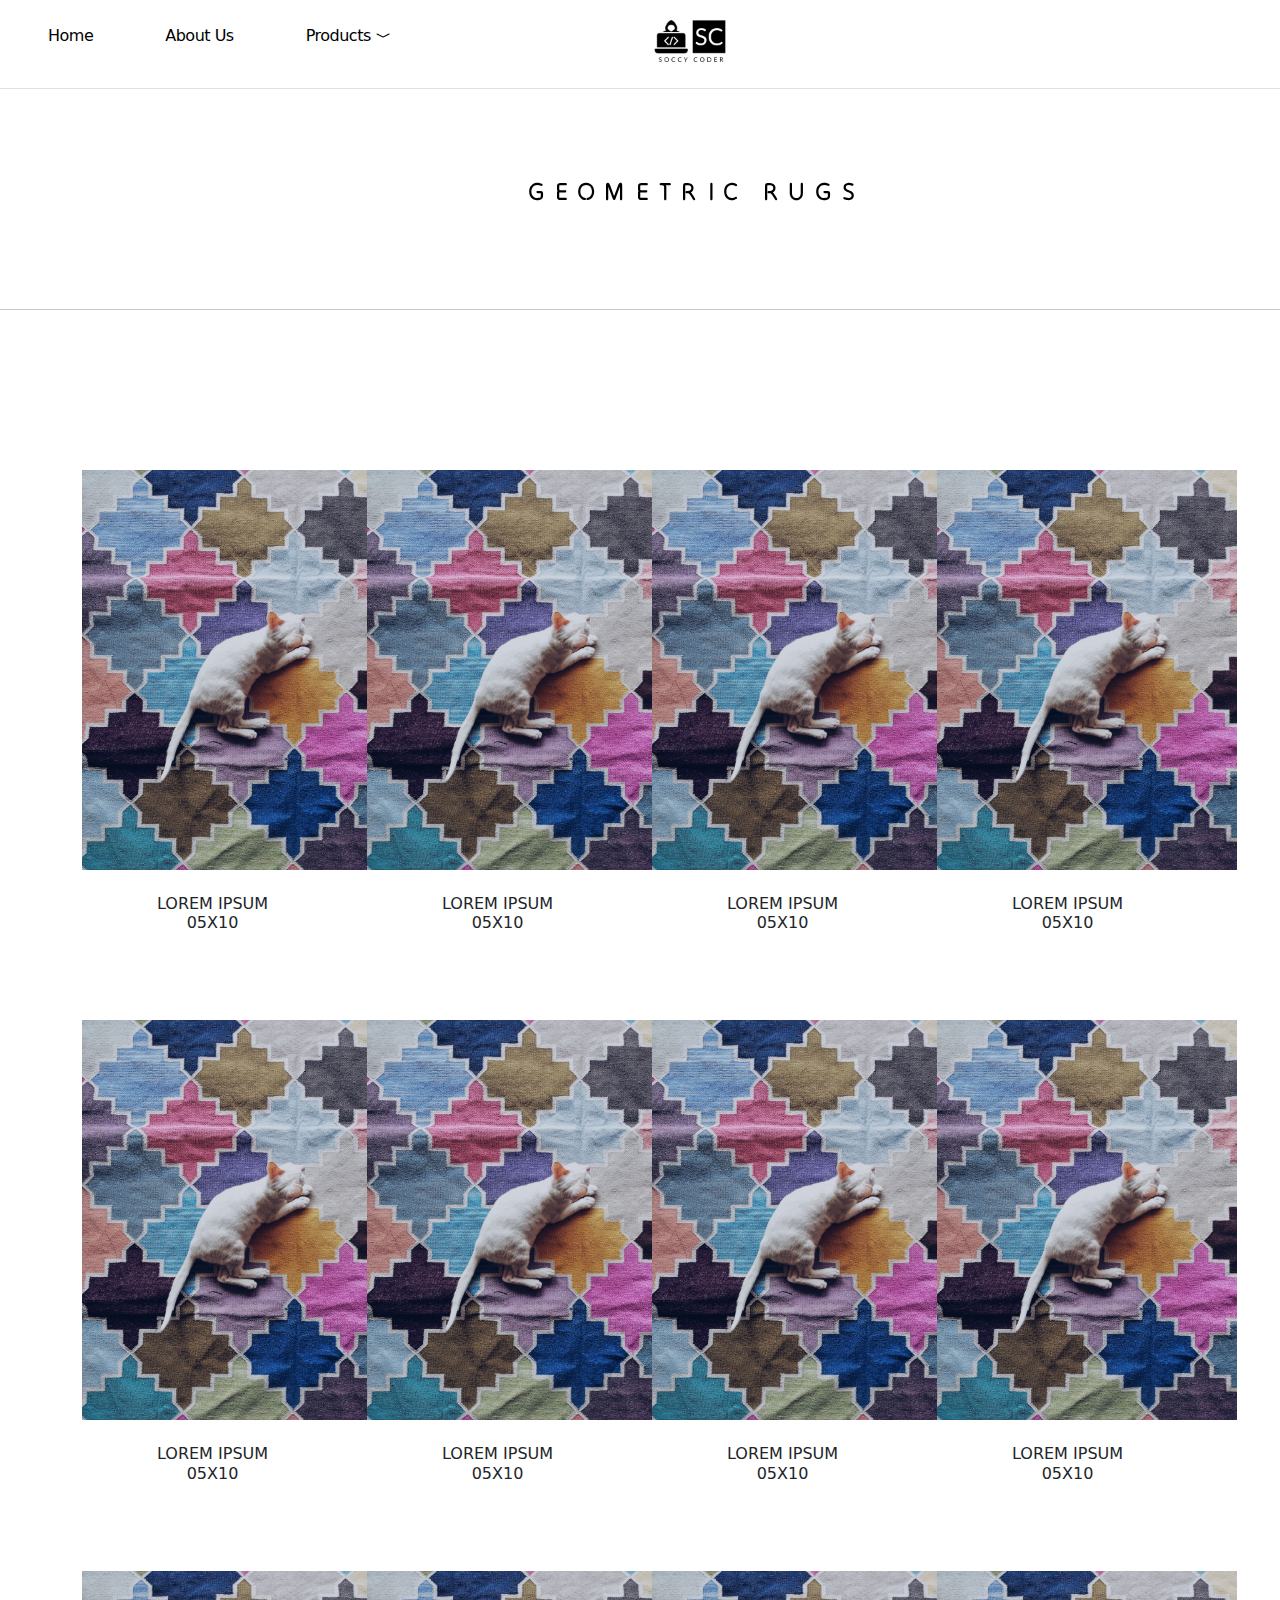
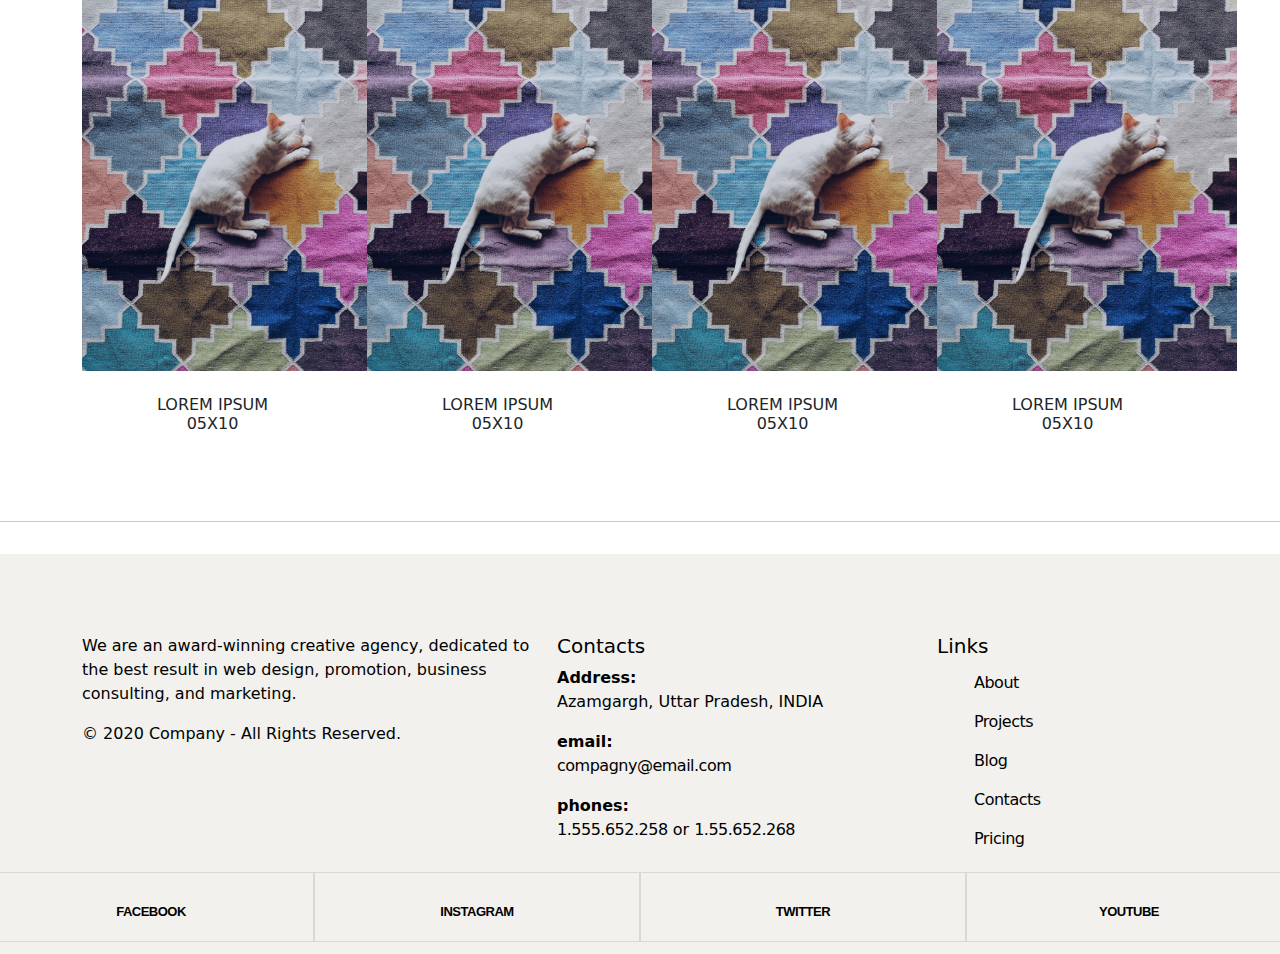
<file: geometric.html>
<!DOCTYPE html>
<html lang="en">

<head>
    <meta charset="UTF-8">
    <meta http-equiv="X-UA-Compatible" content="IE=edge">
    <meta name="viewport" content="width=device-width, initial-scale=1.0">
    <link rel="stylesheet" href="https://cdn.jsdelivr.net/npm/bootstrap@5.3.0-alpha1/dist/css/bootstrap.min.css">
    <link href="https://fonts.googleapis.com/css2?family=Tilt+Neon&display=swap" rel="stylesheet">
    <link rel="icon" type="image/x-icon" href="/images/Soccy Coder-logos_black.png">
    <link rel="stylesheet" href="new-arrival.css">
    <title>Geometric Rugs</title>
</head>

<body>

    <nav class="nav">
        <div class="nav-main">
            <!-- <div class="logo">MOLN<span>UI</span></div> -->
            <ul class="nav-links">
                <li class="nav-link"><a href="index.html">Home</a></li>
                <li class="nav-link"><a href="About-Us.html">About Us</a></li>
                <li class="nav-link dropdown"><a href="" class="dropdown">Products <i
                            class="bi bi-chevron-compact-down"></i></a>
                    <ul class="dropdown-list">
                        <li class="nav-link"><a href="new-arrival.html">New Arrival</a>
                        <li class="nav-link"><a href="modern-rugs.html">Cotemporary & Mordern</a>
                        <li class="nav-link"><a href="designer.html">Designer Collection</a>
                        <li class="nav-link"><a href="morrocon.html">Morrocon & Tribal</a>
                        <li class="nav-link"><a href="geometric.html">Geometric</a>
                        <li class="nav-link"><a href="fur.html">Fur & Hide</a>
                    </ul>
                </li>

                <img src="images/Soccy Coder-logos_black.png" alt="" class="brand-logo">
            </ul>
        </div>


        <div class="menu">
            <button class="btn btn-primary menu"><i class="bi-list"></i></button>
            <ul class="nav-mobile">
                <li class="nav-link"><a href="">Home</a></li>
                <li class="nav-link"><a href="">Our Team</a></li>
                <li class="nav-link dropdown"><a href="" class="dropdown">Services <i
                            class="bi bi-chevron-compact-down"></i></a>
                    <ul class="dropdown-list">
                        <li class="nav-link"><a href="">Service 1</a>
                        <li class="nav-link"><a href="">Service 2</a>
                    </ul>
                </li>
                <li class="nav-link"><a href="">Blog</a></li>


            </ul>
        </div>
    </nav>
    <br>
    <h1 class="main-head">Geometric Rugs</h1>
    <hr class="under-arrival">
    <div class="container" id="New-Arrival">
        <div class="row row1">
            <div class="col-3">
                <a href="#POPUP"><img src="images/geometric.jpg" alt="" class="neww-arrvl-img"></a>
                <h6 class="rug-heading">Lorem Ipsum <br> 05x10</h6>

            </div>
            <div class="col-3">
                <a href="#POPUP"><img src="images/geometric.jpg" alt="" class="neww-arrvl-img"></a>
                <h6 class="rug-heading">Lorem Ipsum <br> 05x10</h6>

            </div>
            <div class="col-3">
                <a href="#POPUP"><img src="images/geometric.jpg" alt="" class="neww-arrvl-img"></a>
                <h6 class="rug-heading">Lorem Ipsum <br> 05x10</h6>

            </div>
            <div class="col-3">
                <a href="#POPUP"><img src="images/geometric.jpg" alt="" class="neww-arrvl-img"></a>
                <h6 class="rug-heading">Lorem Ipsum <br> 05x10</h6>

            </div>


        </div>
        <div class="row row2">
            <div class="col-3">
                <a href="#POPUP"><img src="images/geometric.jpg" alt="" class="neww-arrvl-img"></a>
                <h6 class="rug-heading">Lorem Ipsum <br> 05x10</h6>

            </div>
            <div class="col-3">
                <a href="#POPUP"><img src="images/geometric.jpg" alt="" class="neww-arrvl-img"></a>
                <h6 class="rug-heading">Lorem Ipsum <br> 05x10</h6>

            </div>
            <div class="col-3">
                <a href="#POPUP"><img src="images/geometric.jpg" alt="" class="neww-arrvl-img"></a>
                <h6 class="rug-heading">Lorem Ipsum <br> 05x10</h6>

            </div>
            <div class="col-3">
                <a href="#POPUP"><img src="images/geometric.jpg" alt="" class="neww-arrvl-img"></a>
                <h6 class="rug-heading">Lorem Ipsum <br> 05x10</h6>

            </div>


        </div>
        <div class="row row3">
            <div class="col-3">
                <a href="#POPUP"><img src="images/geometric.jpg" alt="" class="neww-arrvl-img"></a>
                <h6 class="rug-heading">Lorem Ipsum <br> 05x10</h6>

            </div>
            <div class="col-3">
                <a href="#POPUP"><img src="images/geometric.jpg" alt="" class="neww-arrvl-img"></a>
                <h6 class="rug-heading">Lorem Ipsum <br> 05x10</h6>

            </div>
            <div class="col-3">
                <a href="#POPUP"><img src="images/geometric.jpg" alt="" class="neww-arrvl-img"></a>
                <h6 class="rug-heading">Lorem Ipsum <br> 05x10</h6>

            </div>
            <div class="col-3">
                <a href="#POPUP"><img src="images/geometric.jpg" alt="" class="neww-arrvl-img"></a>
                <h6 class="rug-heading">Lorem Ipsum <br> 05x10</h6>

            </div>


        </div>
    </div>

    <div class="popup" id="POPUP">
        <div class="popup_content">

            <div class="container">
                <a href="#New-Arrival" class="popup-close"><i class="bi bi-x-square-fill"></i></a>

                <h1 style="text-align: center; font-size: 30px; padding-top: 2rem;padding-bottom: 1rem;">Lorem Ipsum
                </h1>

                <div class="row">
                    <div class="col-6">
                        <img src="images/geometric.jpg" alt="" class="pop-img">
                    </div>
                    <div class="col-6 popup-data ">
                        <h6 class="popup-heading1"> Lorem Ipsum</h6>
                        <h6 class="popup-subhead"> Model Name</h6>
                        <hr>
                        <p class="popup-para">
                            Lorem ipsum dolor sit, amet consectetur adipisicing elit. Nulla ut praesentium
                            aspernatur
                            eligendi quas numquam officiis quaerat porro aperiam omnis inventore fugit ea facilis,
                            mollitia dolore deserunt animi nam ipsam.
                            Aut, quasi. Est atque omnis officiis accusantium ex sed eligendi eveniet asperiores
                            corrupti
                            perferendis sunt, maiores commodi soluta, at corporis excepturi? Quibusdam saepe
                            nesciunt,
                            nihil enim iusto iure nulla placeat.

                        </p>
                    </div>
                </div>
            </div>
        </div>
    </div>
    <hr class="under-arrival">
    <footer class="section footer-classic context-dark bg-image" style="background: #F2F1ED;">
        <div class="container">
            <div class="row row-30">
                <div class="col-md-4 col-xl-5">
                    <div class="pr-xl-4" style="padding-top: 5rem;""> <!--Brand LOGO-->
                        <p style=" color: black;">We are an award-winning creative agency, dedicated to the best result
                        in web design,
                        promotion, business consulting, and marketing.</p>
                        <!-- Rights-->
                        <p class=" rights" style="color: black;"><span>© </span><span
                                class="copyright-year">2020</span><span>
                            </span><span>Company</span><span> - </span><span>All Rights Reserved.</span></p>
                    </div>
                </div>
                <div class="col-md-4" style="padding-top: 5rem;">
                    <h5>Contacts</h5>
                    <dl class=" contact-list">
                        <dt>Address:</dt>
                        <dd>Azamgargh, Uttar Pradesh, INDIA</dd>
                    </dl>
                    <dl class="contact-list">
                        <dt>email:</dt>
                        <dd><a href="mailto:#">compagny@email.com</a></dd>
                    </dl>
                    <dl class="contact-list">
                        <dt>phones:</dt>
                        <dd><a href="tel:#">1.555.652.258</a> <span>or</span> <a href="tel:#">1.55.652.268</a>
                        </dd>
                    </dl>
                </div>
                <div class="col-md-4 col-xl-3">
                    <h5 class="social-links" style="padding-top: 5rem;">Links</h5>
                    <ul class="nav-list">
                        <li><a href="#">About</a></li>
                        <li><a href="#">Projects</a></li>
                        <li><a href="#">Blog</a></li>
                        <li><a href="#">Contacts</a></li>
                        <li><a href="#">Pricing</a></li>
                    </ul>
                </div>
            </div>
        </div>
        <div class="row no-gutters social-container">
            <div class="col"><a class="social-inner" href="#"><span
                        class="icon mdi mdi-facebook"></span><span>Facebook</span></a></div>
            <div class="col"><a class="social-inner" href="#"><span
                        class="icon mdi mdi-instagram"></span><span>Instagram</span></a></div>
            <div class="col"><a class="social-inner" href="#"><span
                        class="icon mdi mdi-twitter"></span><span>Twitter</span></a></div>
            <div class="col"><a class="social-inner" href="#"><span
                        class="icon mdi mdi-youtube-play"></span><span>Youtube</span></a></div>
        </div>
    </footer>











































    <script src="app.js"></script>

    <script src="https://cdn.jsdelivr.net/npm/@popperjs/core@2.11.6/dist/umd/popper.min.js"
        integrity="sha384-oBqDVmMz9ATKxIep9tiCxS/Z9fNfEXiDAYTujMAeBAsjFuCZSmKbSSUnQlmh/jp3"
        crossorigin="anonymous"></script>
    <script src="https://cdn.jsdelivr.net/npm/bootstrap@5.3.0-alpha1/dist/js/bootstrap.min.js"
        integrity="sha384-mQ93GR66B00ZXjt0YO5KlohRA5SY2XofN4zfuZxLkoj1gXtW8ANNCe9d5Y3eG5eD"
        crossorigin="anonymous"></script>
</body>

</html>
</file>
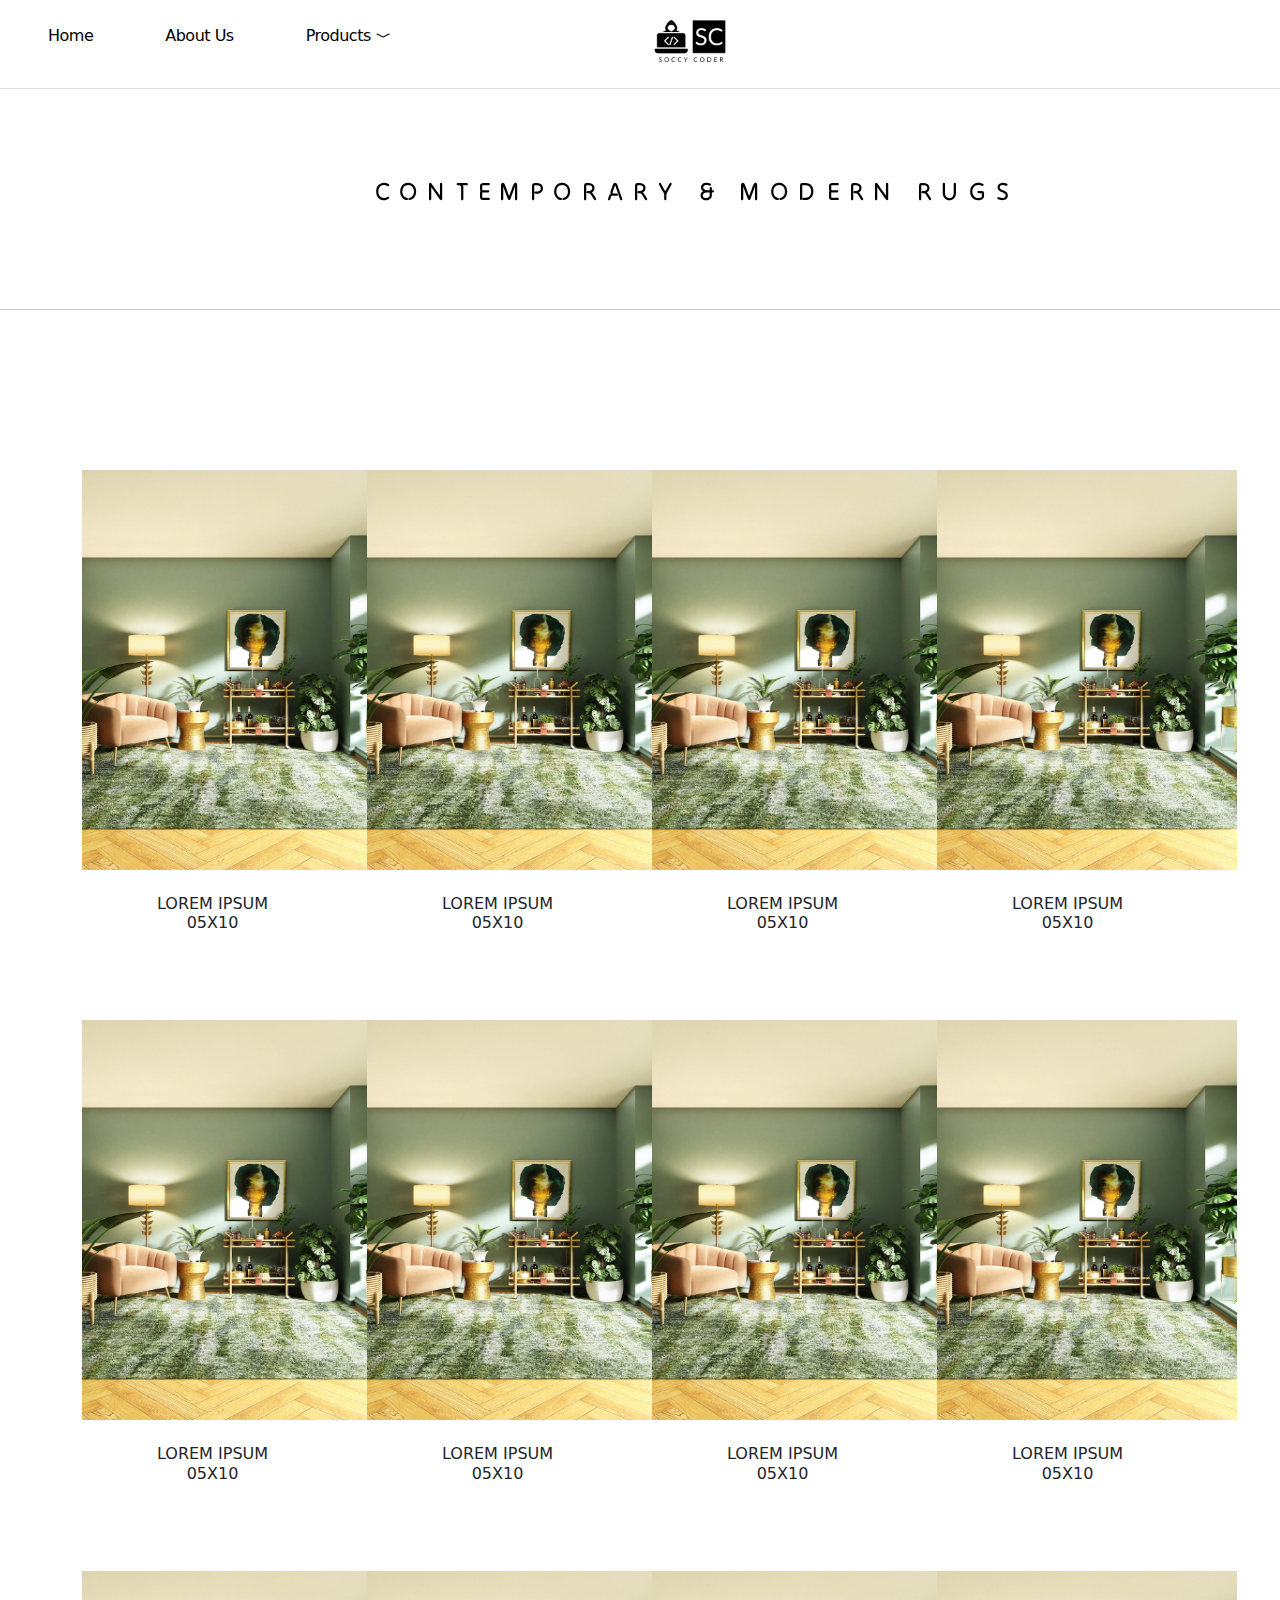
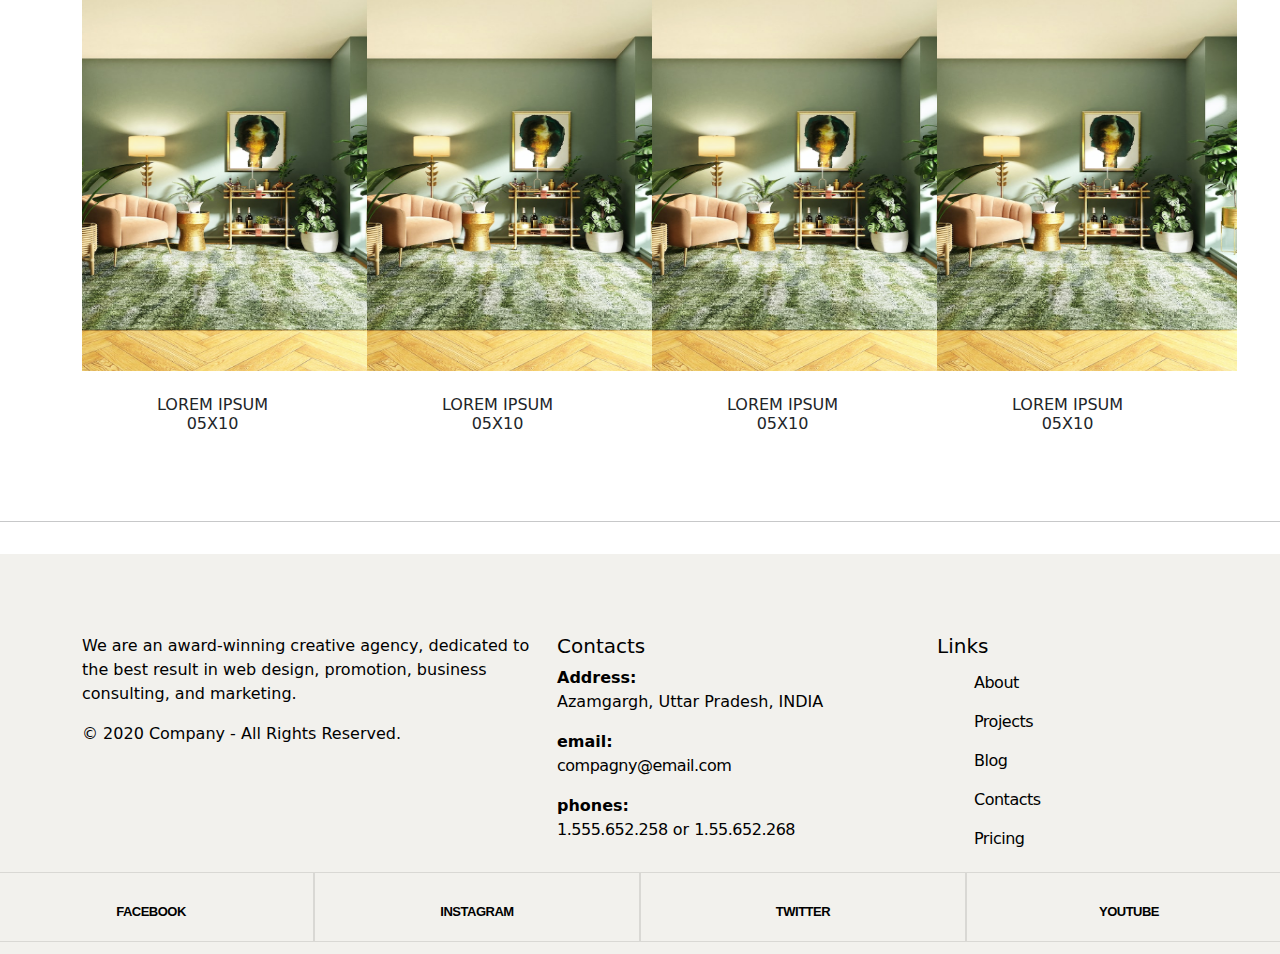
<file: modern-rugs.html>
<!DOCTYPE html>
<html lang="en">

<head>
    <meta charset="UTF-8">
    <meta http-equiv="X-UA-Compatible" content="IE=edge">
    <meta name="viewport" content="width=device-width, initial-scale=1.0">
    <link rel="stylesheet" href="https://cdn.jsdelivr.net/npm/bootstrap@5.3.0-alpha1/dist/css/bootstrap.min.css">
    <link href="https://fonts.googleapis.com/css2?family=Tilt+Neon&display=swap" rel="stylesheet">
    <link rel="stylesheet" href="new-arrival.css">
    <link rel="icon" type="image/x-icon" href="/images/Soccy Coder-logos_black.png">
    <title>Contemporary & Modern Rugs</title>
</head>

<body>

    <nav class="nav">
        <div class="nav-main">
            <!-- <div class="logo">MOLN<span>UI</span></div> -->
            <ul class="nav-links">
                <li class="nav-link"><a href="index.html">Home</a></li>
                <li class="nav-link"><a href="About-Us.html">About Us</a></li>
                <li class="nav-link dropdown"><a href="" class="dropdown">Products <i
                            class="bi bi-chevron-compact-down"></i></a>
                    <ul class="dropdown-list">
                        <li class="nav-link"><a href="new-arrival.html">New Arrival</a>
                        <li class="nav-link"><a href="modern-rugs.html">Cotemporary & Mordern</a>
                        <li class="nav-link"><a href="designer.html">Designer Collection</a>
                        <li class="nav-link"><a href="morrocon.html">Morrocon & Tribal</a>
                        <li class="nav-link"><a href="geometric.html">Geometric</a>
                        <li class="nav-link"><a href="fur.html">Fur & Hide</a>
                    </ul>
                </li>

                <img src="images/Soccy Coder-logos_black.png" alt="" class="brand-logo">

            </ul>
        </div>

        <!-- <div class="cta">
            <button class="btn btn-secondary">Log In</button>
            <button class="btn btn-primary">Get Started</button>
        </div> -->
        <div class="menu">
            <button class="btn btn-primary menu"><i class="bi-list"></i></button>
            <ul class="nav-mobile">
                <li class="nav-link"><a href="">Home</a></li>
                <li class="nav-link"><a href="">Our Team</a></li>
                <li class="nav-link dropdown"><a href="" class="dropdown">Services <i
                            class="bi bi-chevron-compact-down"></i></a>
                    <ul class="dropdown-list">
                        <li class="nav-link"><a href="">Service 1</a>
                        <li class="nav-link"><a href="">Service 2</a>
                    </ul>
                </li>

            </ul>
        </div>
    </nav>
    <br>
    <h1 class="main-head">Contemporary & Modern Rugs</h1>
    <hr class="under-arrival">
    <div class="container" id="New-Arrival">
        <div class="row row1">
            <div class="col-3">
                <a href="#POPUP"><img src="images/modernruggs.jpg" alt="" class="neww-arrvl-img"></a>
                <h6 class="rug-heading">Lorem Ipsum <br> 05x10</h6>

            </div>
            <div class="col-3">
                <a href="#POPUP"><img src="images/modernruggs.jpg" alt="" class="neww-arrvl-img"></a>
                <h6 class="rug-heading">Lorem Ipsum <br> 05x10</h6>

            </div>
            <div class="col-3">
                <a href="#POPUP"><img src="images/modernruggs.jpg" alt="" class="neww-arrvl-img"></a>
                <h6 class="rug-heading">Lorem Ipsum <br> 05x10</h6>

            </div>
            <div class="col-3">
                <a href="#POPUP"><img src="images/modernruggs.jpg" alt="" class="neww-arrvl-img"></a>
                <h6 class="rug-heading">Lorem Ipsum <br> 05x10</h6>

            </div>


        </div>
        <div class="row row2">
            <div class="col-3">
                <a href="#POPUP"><img src="images/modernruggs.jpg" alt="" class="neww-arrvl-img"></a>
                <h6 class="rug-heading">Lorem Ipsum <br> 05x10</h6>

            </div>
            <div class="col-3">
                <a href="#POPUP"><img src="images/modernruggs.jpg" alt="" class="neww-arrvl-img"></a>
                <h6 class="rug-heading">Lorem Ipsum <br> 05x10</h6>

            </div>
            <div class="col-3">
                <a href="#POPUP"><img src="images/modernruggs.jpg" alt="" class="neww-arrvl-img"></a>
                <h6 class="rug-heading">Lorem Ipsum <br> 05x10</h6>

            </div>
            <div class="col-3">
                <a href="#POPUP"><img src="images/modernruggs.jpg" alt="" class="neww-arrvl-img"></a>
                <h6 class="rug-heading">Lorem Ipsum <br> 05x10</h6>

            </div>


        </div>
        <div class="row row3">
            <div class="col-3">
                <a href="#POPUP"><img src="images/modernruggs.jpg" alt="" class="neww-arrvl-img"></a>
                <h6 class="rug-heading">Lorem Ipsum <br> 05x10</h6>

            </div>
            <div class="col-3">
                <a href="#POPUP"><img src="images/modernruggs.jpg" alt="" class="neww-arrvl-img"></a>
                <h6 class="rug-heading">Lorem Ipsum <br> 05x10</h6>

            </div>
            <div class="col-3">
                <a href="#POPUP"><img src="images/modernruggs.jpg" alt="" class="neww-arrvl-img"></a>
                <h6 class="rug-heading">Lorem Ipsum <br> 05x10</h6>

            </div>
            <div class="col-3">
                <a href="#POPUP"><img src="images/modernruggs.jpg" alt="" class="neww-arrvl-img"></a>
                <h6 class="rug-heading">Lorem Ipsum <br> 05x10</h6>

            </div>


        </div>
    </div>

    <div class="popup" id="POPUP">
        <div class="popup_content">

            <div class="container">
                <a href="#New-Arrival" class="popup-close"><i class="bi bi-x-square-fill"></i></a>

                <h1 style="text-align: center; font-size: 30px; padding-top: 2rem;padding-bottom: 1rem;">Lorem Ipsum
                </h1>

                <div class="row">
                    <div class="col-6">
                        <img src="images/modernruggs.jpg" alt="" class="pop-img">
                    </div>
                    <div class="col-6 popup-data ">
                        <h6 class="popup-heading1"> Lorem Ipsum</h6>
                        <h6 class="popup-subhead"> Model Name</h6>
                        <hr>
                        <p class="popup-para">
                            Lorem ipsum dolor sit, amet consectetur adipisicing elit. Nulla ut praesentium
                            aspernatur
                            eligendi quas numquam officiis quaerat porro aperiam omnis inventore fugit ea facilis,
                            mollitia dolore deserunt animi nam ipsam.
                            Aut, quasi. Est atque omnis officiis accusantium ex sed eligendi eveniet asperiores
                            corrupti
                            perferendis sunt, maiores commodi soluta, at corporis excepturi? Quibusdam saepe
                            nesciunt,
                            nihil enim iusto iure nulla placeat.

                        </p>
                    </div>
                </div>
            </div>
        </div>
    </div>
    <hr class="under-arrival">
    <footer class="section footer-classic context-dark bg-image" style="background: #F2F1ED;">
        <div class="container">
            <div class="row row-30">
                <div class="col-md-4 col-xl-5">
                    <div class="pr-xl-4" style="padding-top: 5rem;""> <!--Brand LOGO-->
                        <p style=" color: black;">We are an award-winning creative agency, dedicated to the best result
                        in web design,
                        promotion, business consulting, and marketing.</p>
                        <!-- Rights-->
                        <p class=" rights" style="color: black;"><span>© </span><span
                                class="copyright-year">2020</span><span>
                            </span><span>Company</span><span> - </span><span>All Rights Reserved.</span></p>
                    </div>
                </div>
                <div class="col-md-4" style="padding-top: 5rem;">
                    <h5>Contacts</h5>
                    <dl class=" contact-list">
                        <dt>Address:</dt>
                        <dd>Azamgargh, Uttar Pradesh, INDIA</dd>
                    </dl>
                    <dl class="contact-list">
                        <dt>email:</dt>
                        <dd><a href="mailto:#">compagny@email.com</a></dd>
                    </dl>
                    <dl class="contact-list">
                        <dt>phones:</dt>
                        <dd><a href="tel:#">1.555.652.258</a> <span>or</span> <a href="tel:#">1.55.652.268</a>
                        </dd>
                    </dl>
                </div>
                <div class="col-md-4 col-xl-3">
                    <h5 class="social-links" style="padding-top: 5rem;">Links</h5>
                    <ul class="nav-list">
                        <li><a href="#">About</a></li>
                        <li><a href="#">Projects</a></li>
                        <li><a href="#">Blog</a></li>
                        <li><a href="#">Contacts</a></li>
                        <li><a href="#">Pricing</a></li>
                    </ul>
                </div>
            </div>
        </div>
        <div class="row no-gutters social-container">
            <div class="col"><a class="social-inner" href="#"><span
                        class="icon mdi mdi-facebook"></span><span>Facebook</span></a></div>
            <div class="col"><a class="social-inner" href="#"><span
                        class="icon mdi mdi-instagram"></span><span>Instagram</span></a></div>
            <div class="col"><a class="social-inner" href="#"><span
                        class="icon mdi mdi-twitter"></span><span>Twitter</span></a></div>
            <div class="col"><a class="social-inner" href="#"><span
                        class="icon mdi mdi-youtube-play"></span><span>Youtube</span></a></div>
        </div>
    </footer>











































    <script src="app.js"></script>

    <script src="https://cdn.jsdelivr.net/npm/@popperjs/core@2.11.6/dist/umd/popper.min.js"
        integrity="sha384-oBqDVmMz9ATKxIep9tiCxS/Z9fNfEXiDAYTujMAeBAsjFuCZSmKbSSUnQlmh/jp3"
        crossorigin="anonymous"></script>
    <script src="https://cdn.jsdelivr.net/npm/bootstrap@5.3.0-alpha1/dist/js/bootstrap.min.js"
        integrity="sha384-mQ93GR66B00ZXjt0YO5KlohRA5SY2XofN4zfuZxLkoj1gXtW8ANNCe9d5Y3eG5eD"
        crossorigin="anonymous"></script>
</body>

</html>
</file>
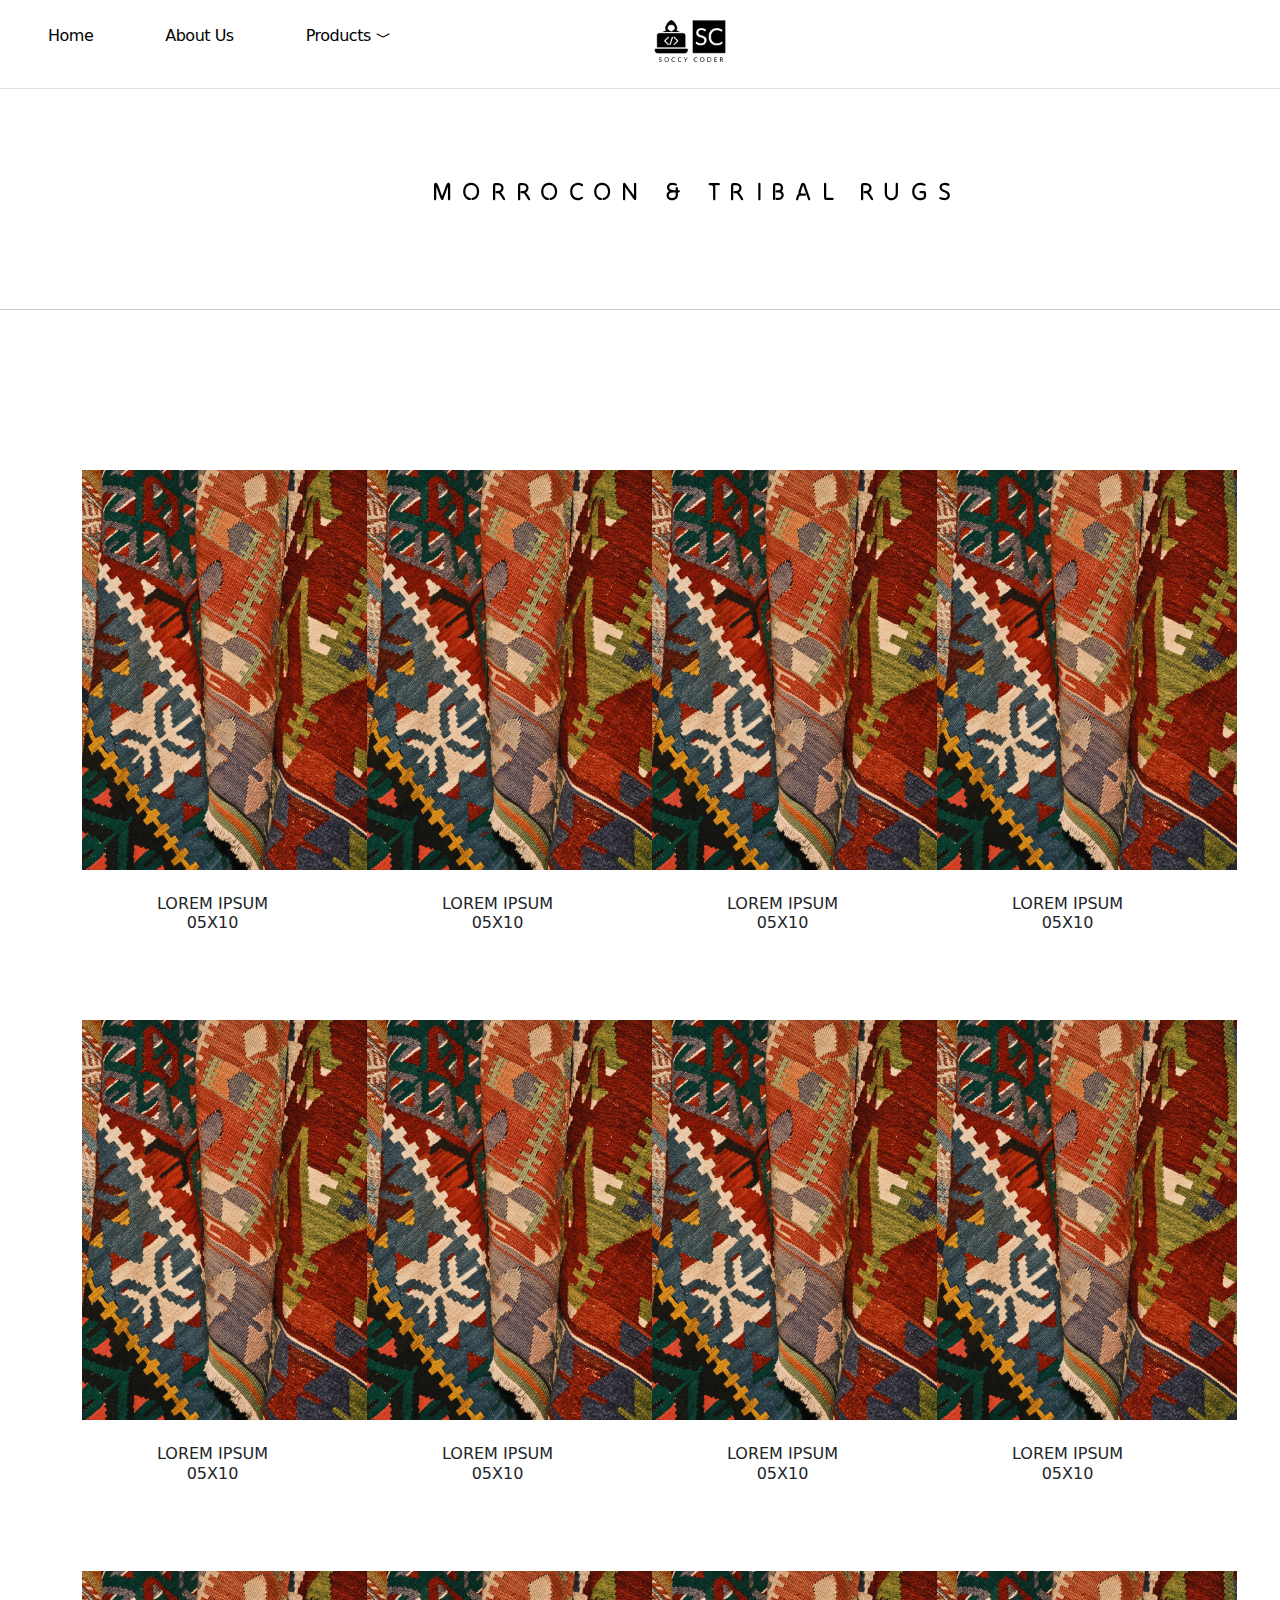
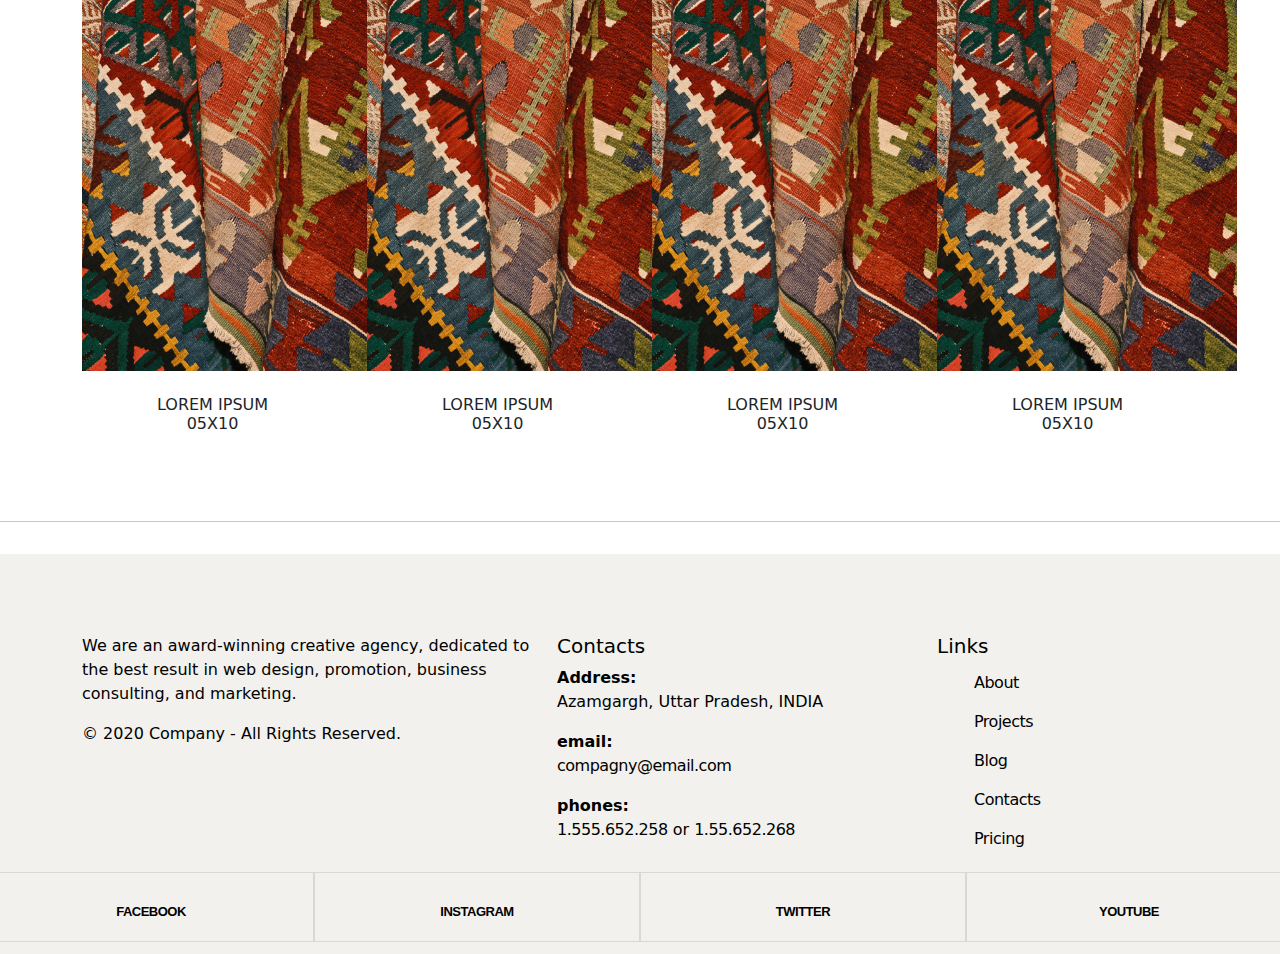
<file: morrocon.html>
<!DOCTYPE html>
<html lang="en">

<head>
    <meta charset="UTF-8">
    <meta http-equiv="X-UA-Compatible" content="IE=edge">
    <meta name="viewport" content="width=device-width, initial-scale=1.0">
    <link rel="stylesheet" href="https://cdn.jsdelivr.net/npm/bootstrap@5.3.0-alpha1/dist/css/bootstrap.min.css">
    <link href="https://fonts.googleapis.com/css2?family=Tilt+Neon&display=swap" rel="stylesheet">
    <link rel="stylesheet" href="new-arrival.css">
    <link rel="icon" type="image/x-icon" href="/images/Soccy Coder-logos_black.png">
    <title>Morrocon & Tribal Rugs</title>
</head>

<body>

    <nav class="nav">
        <div class="nav-main">
            <!-- <div class="logo">MOLN<span>UI</span></div> -->
            <ul class="nav-links">
                <li class="nav-link"><a href="index.html">Home</a></li>
                <li class="nav-link"><a href="About-Us.html">About Us</a></li>
                <li class="nav-link dropdown"><a href="" class="dropdown">Products <i
                            class="bi bi-chevron-compact-down"></i></a>
                    <ul class="dropdown-list">
                        <li class="nav-link"><a href="new-arrival.html">New Arrival</a>
                        <li class="nav-link"><a href="modern-rugs.html">Cotemporary & Mordern</a>
                        <li class="nav-link"><a href="designer.html">Designer Collection</a>
                        <li class="nav-link"><a href="morrocon.html">Morrocon & Tribal</a>
                        <li class="nav-link"><a href="geometric.html">Geometric</a>
                        <li class="nav-link"><a href="fur.html">Fur & Hide</a>
                    </ul>
                </li>

                <img src="images/Soccy Coder-logos_black.png" alt="" class="brand-logo">

            </ul>
        </div>

        <!-- <div class="cta">
            <button class="btn btn-secondary">Log In</button>
            <button class="btn btn-primary">Get Started</button>
        </div> -->
        <div class="menu">
            <button class="btn btn-primary menu"><i class="bi-list"></i></button>
            <ul class="nav-mobile">
                <li class="nav-link"><a href="">Home</a></li>
                <li class="nav-link"><a href="">Our Team</a></li>
                <li class="nav-link dropdown"><a href="" class="dropdown">Services <i
                            class="bi bi-chevron-compact-down"></i></a>
                    <ul class="dropdown-list">
                        <li class="nav-link"><a href="">Service 1</a>
                        <li class="nav-link"><a href="">Service 2</a>
                    </ul>
                </li>

            </ul>
        </div>
    </nav>
    <br>
    <h1 class="main-head">Morrocon & Tribal Rugs</h1>
    <hr class="under-arrival">
    <div class="container" id="New-Arrival">
        <div class="row row1">
            <div class="col-3">
                <a href="#POPUP"><img src="images/morrocon.jpg" alt="" class="neww-arrvl-img"></a>
                <h6 class="rug-heading">Lorem Ipsum <br> 05x10</h6>

            </div>
            <div class="col-3">
                <a href="#POPUP"><img src="images/morrocon.jpg" alt="" class="neww-arrvl-img"></a>
                <h6 class="rug-heading">Lorem Ipsum <br> 05x10</h6>

            </div>
            <div class="col-3">
                <a href="#POPUP"><img src="images/morrocon.jpg" alt="" class="neww-arrvl-img"></a>
                <h6 class="rug-heading">Lorem Ipsum <br> 05x10</h6>

            </div>
            <div class="col-3">
                <a href="#POPUP"><img src="images/morrocon.jpg" alt="" class="neww-arrvl-img"></a>
                <h6 class="rug-heading">Lorem Ipsum <br> 05x10</h6>

            </div>


        </div>
        <div class="row row2">
            <div class="col-3">
                <a href="#POPUP"><img src="images/morrocon.jpg" alt="" class="neww-arrvl-img"></a>
                <h6 class="rug-heading">Lorem Ipsum <br> 05x10</h6>

            </div>
            <div class="col-3">
                <a href="#POPUP"><img src="images/morrocon.jpg" alt="" class="neww-arrvl-img"></a>
                <h6 class="rug-heading">Lorem Ipsum <br> 05x10</h6>

            </div>
            <div class="col-3">
                <a href="#POPUP"><img src="images/morrocon.jpg" alt="" class="neww-arrvl-img"></a>
                <h6 class="rug-heading">Lorem Ipsum <br> 05x10</h6>

            </div>
            <div class="col-3">
                <a href="#POPUP"><img src="images/morrocon.jpg" alt="" class="neww-arrvl-img"></a>
                <h6 class="rug-heading">Lorem Ipsum <br> 05x10</h6>

            </div>


        </div>
        <div class="row row3">
            <div class="col-3">
                <a href="#POPUP"><img src="images/morrocon.jpg" alt="" class="neww-arrvl-img"></a>
                <h6 class="rug-heading">Lorem Ipsum <br> 05x10</h6>

            </div>
            <div class="col-3">
                <a href="#POPUP"><img src="images/morrocon.jpg" alt="" class="neww-arrvl-img"></a>
                <h6 class="rug-heading">Lorem Ipsum <br> 05x10</h6>

            </div>
            <div class="col-3">
                <a href="#POPUP"><img src="images/morrocon.jpg" alt="" class="neww-arrvl-img"></a>
                <h6 class="rug-heading">Lorem Ipsum <br> 05x10</h6>

            </div>
            <div class="col-3">
                <a href="#POPUP"><img src="images/morrocon.jpg" alt="" class="neww-arrvl-img"></a>
                <h6 class="rug-heading">Lorem Ipsum <br> 05x10</h6>

            </div>


        </div>
    </div>

    <div class="popup" id="POPUP">
        <div class="popup_content">

            <div class="container">
                <a href="#New-Arrival" class="popup-close"><i class="bi bi-x-square-fill"></i></a>

                <h1 style="text-align: center; font-size: 30px; padding-top: 2rem;padding-bottom: 1rem;">Lorem Ipsum
                </h1>

                <div class="row">
                    <div class="col-6">
                        <img src="images/morrocon.jpg" alt="" class="pop-img">
                    </div>
                    <div class="col-6 popup-data ">
                        <h6 class="popup-heading1"> Lorem Ipsum</h6>
                        <h6 class="popup-subhead"> Model Name</h6>
                        <hr>
                        <p class="popup-para">
                            Lorem ipsum dolor sit, amet consectetur adipisicing elit. Nulla ut praesentium
                            aspernatur
                            eligendi quas numquam officiis quaerat porro aperiam omnis inventore fugit ea facilis,
                            mollitia dolore deserunt animi nam ipsam.
                            Aut, quasi. Est atque omnis officiis accusantium ex sed eligendi eveniet asperiores
                            corrupti
                            perferendis sunt, maiores commodi soluta, at corporis excepturi? Quibusdam saepe
                            nesciunt,
                            nihil enim iusto iure nulla placeat.

                        </p>
                    </div>
                </div>
            </div>
        </div>
    </div>

    <hr class="under-arrival">
    <footer class="section footer-classic context-dark bg-image" style="background: #F2F1ED;">
        <div class="container">
            <div class="row row-30">
                <div class="col-md-4 col-xl-5">
                    <div class="pr-xl-4" style="padding-top: 5rem;""> <!--Brand LOGO-->
                        <p style=" color:black;">We are an award-winning creative agency, dedicated to the best result
                        in web design,
                        promotion, business consulting, and marketing.</p>
                        <!-- Rights-->
                        <p class=" rights" style="color:black;"><span>© </span><span
                                class="copyright-year">2020</span><span>
                            </span><span>Company</span><span> - </span><span>All Rights Reserved.</span></p>
                    </div>
                </div>
                <div class="col-md-4" style="padding-top: 5rem;">
                    <h5>Contacts</h5>
                    <dl class=" contact-list">
                        <dt>Address:</dt>
                        <dd>Azamgargh, Uttar Pradesh, INDIA</dd>
                    </dl>
                    <dl class="contact-list">
                        <dt>email:</dt>
                        <dd><a href="mailto:#">compagny@email.com</a></dd>
                    </dl>
                    <dl class="contact-list">
                        <dt>phones:</dt>
                        <dd><a href="tel:#">1.555.652.258</a> <span>or</span> <a href="tel:#">1.55.652.268</a>
                        </dd>
                    </dl>
                </div>
                <div class="col-md-4 col-xl-3">
                    <h5 class="social-links" style="padding-top: 5rem;">Links</h5>
                    <ul class="nav-list">
                        <li><a href="#">About</a></li>
                        <li><a href="#">Projects</a></li>
                        <li><a href="#">Blog</a></li>
                        <li><a href="#">Contacts</a></li>
                        <li><a href="#">Pricing</a></li>
                    </ul>
                </div>
            </div>
        </div>
        <div class="row no-gutters social-container">
            <div class="col"><a class="social-inner" href="#"><span
                        class="icon mdi mdi-facebook"></span><span>Facebook</span></a></div>
            <div class="col"><a class="social-inner" href="#"><span
                        class="icon mdi mdi-instagram"></span><span>Instagram</span></a></div>
            <div class="col"><a class="social-inner" href="#"><span
                        class="icon mdi mdi-twitter"></span><span>Twitter</span></a></div>
            <div class="col"><a class="social-inner" href="#"><span
                        class="icon mdi mdi-youtube-play"></span><span>Youtube</span></a></div>
        </div>
    </footer>











































    <script src="app.js"></script>
    <script src="https://cdn.jsdelivr.net/npm/@popperjs/core@2.11.6/dist/umd/popper.min.js"
        integrity="sha384-oBqDVmMz9ATKxIep9tiCxS/Z9fNfEXiDAYTujMAeBAsjFuCZSmKbSSUnQlmh/jp3"
        crossorigin="anonymous"></script>
    <script src="https://cdn.jsdelivr.net/npm/bootstrap@5.3.0-alpha1/dist/js/bootstrap.min.js"
        integrity="sha384-mQ93GR66B00ZXjt0YO5KlohRA5SY2XofN4zfuZxLkoj1gXtW8ANNCe9d5Y3eG5eD"
        crossorigin="anonymous"></script>
</body>

</html>
</file>
<file: about-us.css>
@import url('https://fonts.googleapis.com/css2?family=Flow+Circular&family=Manrope:wght@400;800&display=swap');

@import url("https://cdn.jsdelivr.net/npm/bootstrap-icons@1.10.2/font/bootstrap-icons.css");

:root {
    --white: rgb(253, 253, 253);
    --black: rgb(38, 38, 38);
    --light-black: rgba(80, 80, 80, 0.201);
    --grey: rgba(80, 80, 80, 0.744);
}

body {
    overflow-x: hidden;
}

nav {
    display: flex;

    padding: 16px 32px;

    justify-content: space-between;
    align-items: center;
    z-index: 999;

    position: fixed;
    width: 100%;
    top: 0;
}

.nav-main {
    display: flex;
    gap: 32px;
    z-index: 99999;
}

.logo {
    font-size: 16px;
    text-transform: uppercase;
    font-weight: bold;
    letter-spacing: 4px;
}

.logo span {
    color: rgb(169, 185, 185);
}

.nav-links {
    display: flex;
    gap: 40px;
    list-style: none;
}

a {
    text-decoration: none;
    color: black;
    letter-spacing: -0.5px;
    font-weight: 200;
}

a:hover {
    color: rgb(122, 120, 120);
    transition: all 0.5s ease;
}

.nav-link {
    text-decoration: none;
}

.dropdown {
    cursor: default;
}

.dropdown ul {
    display: none;
    background-color: rgb(251, 251, 251);
    padding: 16px;
    list-style: none;
    transition: all 15s ease;

}

.dropdown-list {
    width: 300px;
    border-radius: 5px;
}

.dropdown ul li a {
    color: var(--grey);
}

.dropdown ul li a:hover {
    color: var(--black);
}

.dropdown ul li {
    margin: 8px;
}

.dropdown:hover>ul {
    display: list-item;
    position: absolute;
    list-style: none;
    transition: all 0.5s ease;
}

.btn {
    padding: 8px 16px;
    border-radius: 50px;
    border: none;

}

.btn-primary {
    background-color: var(--black);
    color: var(--white);
    margin-left: 8px;
}

.btn-secondary {
    background-color: var(--white);
    color: var(--black);
    border: 0.1px solid rgb(225, 225, 225);
}

.btn-primary:hover,
.btn-secondary:hover {
    background-color: var(--light-black);
    color: var(--black);
    transition: all 0.5s ease;
}

.nav-mobile {
    display: none;
    background-color: var(--light-black);
    padding: 48px;
    list-style: none;
    transition: all 15s ease;
}

.menu {
    display: none;
}

/** not yet responsive

/** dark mode switch
**/
@media only screen and (max-width: 700px) {

    .nav-links,
    .cta {
        display: none;
        transition: all 0.5s ease;
    }

    .menu {
        display: flex;
        transition: all 0.5s ease;
    }

    .menu:hover>.nav-mobile {
        display: flex;
        flex-direction: column;
        justify-content: center;
        align-items: center;
        position: absolute;
        top: 0;
        left: 0;
        list-style: none;
        transition: all 0.5s ease;
        width: 100vw;

    }

    .dropdown:hover>ul {
        position: relative;
        background-color: transparent;
    }

    .nav-mobile li {
        margin: 8px 0;
    }

}

.scroll {
    background-color: rgba(255, 255, 255, 0.808);
    transition: all 1s;
}

.brand-logo {
    width: 100px;
    height: 100px;
    align-items: center;
    position: absolute;
    object-fit: contain;
    left: 50%;
}

.about-us {
    position: relative;
    height: 100vh;
}

.text-part {
    background-color: #7E2426;
    height: 100vh;
}

.img-part {
    background-image: url(./images/pexels-ketut-subiyanto-4473612.jpg);
    background-size: cover;
    object-fit: contain;
    filter: grayscale(1);
    transition: all 1s;

}

.img-part:hover {
    filter: grayscale(0);
    transition: all 1s;
}

.text-part>h1 {
    position: absolute;
    top: 40%;
    left: 10%;

    color: white;
}

.text-part>p {
    position: absolute;
    top: 50%;
    left: 5%;
    color: white;
}

.readmore {
    color: white;
    letter-spacing: 0.5px;
    text-transform: uppercase;
}

.button1 {
    position: absolute;
    color: white;
    top: 60%;
    left: 9%;
    width: 30%;
    height: ;
    margin-bottom: 2rem;
    font-size: 20px;
    border: 1px solid white;
    width: 12rem;
    padding-left: 2rem;
    padding-top: 0.4rem;
    padding-bottom: 0.9rem;
    color: black;
    position: absolute;



}

.button1:hover {
    opacity: 0.5;
    transition: all 1s;
}

.history {

    height: 100vh;
    background-color: #F2F1ED;
    display: flex;
}

.history-img {
    object-fit: cover;
    height: 60vh;
    width: 80vh;
    filter: grayscale(1);
    transition: all 1s;
}

.history-img:hover {
    filter: grayscale(0);
    transition: all 1s;
}

.text-part2 {
    margin-top: 25vh;
    transform: scale();
    margin-bottom: 50vh;
}


.img-part2 {
    margin-top: 20vh;
    display: flex;

}

.text-part2>h2 {
    padding-left: 150px;
}

.p1,
.p2,
.p3,
.p4 {
    margin: 2rem;
    font-size: 15px;
    padding-left: 150px;
}

.our-story {
    height: 90vh;
    background-color: ;
    display: flex;
}

.text-part3>h2 {
    padding-left: 150px;
}


.text-part3 {
    margin-top: 35vh;
    transform: scale();
    margin-bottom: 50vh;
}

.footer-classic {
    height: 25rem;
    margin-top: 2rem;
}

.footer-classic a,
.footer-classic a:focus,
.footer-classic a:active {
    color: black;
    padding-top: 2rem;
}

.nav-list li {
    padding-top: 5px;
    padding-bottom: 5px;
    margin: 5px;
}


h5,
dd,
dt {
    color: black;
}

ul,
ol {
    list-style: none;

}

.social-inner {
    display: flex;
    flex-direction: column;
    align-items: center;
    width: 100%;
    padding: 23px;
    font: 900 13px/1 "Lato", -apple-system, BlinkMacSystemFont, "Segoe UI", Roboto, "Helvetica Neue", Arial, sans-serif;
    text-transform: uppercase;
    color: rgba(7, 7, 7, 0.5);
}

.social-container .col {
    border: 1px solid rgba(12, 12, 12, 0.1);
}


/*
0-600px: Phone
600-900px: Tablet Potrait
900-1200px: Tablet Landscape
1200-1800px: Desktop
1800px + : Big Desktop 
*/
@media (max-width:1800px) {
    .about-text {
        font-size: 12px;
        position: absolute;
        top: 10%;
        padding: 0;
    }

    h1 {
        font-size: 25px;
    }

    .readmore {
        font-size: 15px;
    }

    .button1 {
        width: 150px;
    }

    .history-img {
        width: 500px;
        display: block;
    }

    .p1,
    .p2,
    .p3,
    .p4 {
        font-size: small;
    }

    .corousel-img {
        width: 600px;
    }
}

@media (max-width:1034px) {
    .about-text {
        font-size: 10px;
        position: absolute;
        top: 10%;
        padding: 0;
        transform: scale(1.2);
    }

    h1 {
        font-size: 20px;
    }

    .readmore {
        font-size: 10px;
    }

    .button1 {
        width: 120px;
    }

    .history-img {
        width: 400px;
    }

    .p1,
    .p2,
    .p3,
    .p4 {
        font-size: x-small;
        transform: scale(1.2);
    }

    body {
        overflow-x: hidden;
    }
}

@media (max-width:600px) {
    .text-part {
        display: block;
    }

    img {
        display: block;
    }

    p {
        display: block;
    }
}
</file>
<file: new-arrival.css>
@import url('https://fonts.googleapis.com/css2?family=Flow+Circular&family=Manrope:wght@400;800&display=swap');

@import url("https://cdn.jsdelivr.net/npm/bootstrap-icons@1.10.2/font/bootstrap-icons.css");

:root {
    --white: rgb(253, 253, 253);
    --black: rgb(38, 38, 38);
    --light-black: rgba(80, 80, 80, 0.201);
    --grey: rgba(80, 80, 80, 0.744);
}

body {
    overflow-x: hidden;
}

nav {
    display: flex;

    padding: 16px 32px;
    border-bottom: 0.1px solid rgb(225, 225, 225);
    justify-content: space-between;
    align-items: center;
    z-index: 999;
    background-color: white;
    position: fixed;
    width: 100%;
    top: 0;
}

.nav-main {
    display: flex;
    gap: 32px;
    z-index: 99999;
}

.logo {
    font-size: 16px;
    text-transform: uppercase;
    font-weight: bold;
    letter-spacing: 4px;
}

.logo span {
    color: rgb(169, 185, 185);
}

.nav-links {
    display: flex;
    gap: 40px;
    list-style: none;
}

a {
    text-decoration: none;
    color: black;
    letter-spacing: -0.5px;
    font-weight: 200;
}

a:hover {
    color: rgb(122, 120, 120);
    transition: all 0.5s ease;
}

.nav-link {
    text-decoration: none;
}

.dropdown {
    cursor: default;
}

.dropdown ul {
    display: none;
    background-color: rgb(251, 251, 251);
    padding: 16px;
    list-style: none;
    transition: all 15s ease;

}

.dropdown ul li a {
    color: var(--grey);
}

.dropdown ul li a:hover {
    color: var(--black);
}

.dropdown ul li {
    margin: 8px;
}

.dropdown:hover>ul {
    display: list-item;
    position: absolute;
    list-style: none;
    transition: all 0.5s ease;
}

.dropdown-list {
    width: 300px;
}

.btn {
    padding: 8px 16px;
    border-radius: 50px;
    border: none;

}

.btn-primary {
    background-color: var(--black);
    color: var(--white);
    margin-left: 8px;
}

.btn-secondary {
    background-color: var(--white);
    color: var(--black);
    border: 0.1px solid rgb(225, 225, 225);
}

.btn-primary:hover,
.btn-secondary:hover {
    background-color: var(--light-black);
    color: var(--black);
    transition: all 0.5s ease;
}

.nav-mobile {
    display: none;
    background-color: var(--light-black);
    padding: 48px;
    list-style: none;
    transition: all 15s ease;
}

.menu {
    display: none;
}

/** not yet responsive

/** dark mode switch
**/
@media only screen and (max-width: 700px) {

    .nav-links,
    .cta {
        display: none;
        transition: all 0.5s ease;
    }

    .menu {
        display: flex;
        transition: all 0.5s ease;
    }

    .menu:hover>.nav-mobile {
        display: flex;
        flex-direction: column;
        justify-content: center;
        align-items: center;
        position: absolute;
        top: 0;
        left: 0;
        list-style: none;
        transition: all 0.5s ease;
        width: 100vw;

    }

    .dropdown:hover>ul {
        position: relative;
        background-color: transparent;
    }

    .nav-mobile li {
        margin: 8px 0;
    }

}


.brand-logo {
    width: 100px;
    height: 100px;
    align-items: center;
    position: absolute;
    object-fit: cover;
    left: 50%;
    padding-bottom: 50px;
    z-index: 99999;

}


.main-head {
    margin-top: 20vh;
    text-align: center;
    text-transform: uppercase;
    letter-spacing: 0.5rem;
    font-size: 25px;
}

.under-arrival {
    margin-top: 5rem;
}

.neww-arrvl-img {
    width: 300px;
    height: 400px;
}

.row1 {
    margin-top: 10rem;
}

.row2,
.row3 {
    margin-top: 5rem;
}

.rug-heading {
    text-align: center;
    text-transform: uppercase;
    padding-top: 1.5rem;
}

.size {
    text-align: center;
}

/*----------------------------------------------------------POPUP CONTENT---------------------------------------------------------------------*/

.popup {
    height: 110vh;
    width: 100%;
    position: fixed;
    top: 0;
    left: 0;
    background-color: rgba(0, 0, 0, 0.801);
    z-index: 999;
    opacity: 0;
    visibility: hidden;
    transition: all 0.3s;
    display: flex;
}

.popup:target {
    opacity: 1;
    visibility: visible;
}

.popup_content {
    width: 75%;
    height: 50rem;
    background-color: white;
    box-shadow: 0 2rem 4rem black;
    position: absolute;
    top: 50%;
    left: 50%;
    transform: translate(-50%, -50%);
    display: flex;
}

.pop-img {
    width: 500px;
    height: 600px;
    display: flex;
}

.popup-heading1 {
    text-align: center;
    letter-spacing: 2px;
}

.popup-data {
    padding-top: 10rem;
}

.popup-close {
    float: right;
    font-size: 30px;
    align-items: center;
    position: absolute;
    right: 2%;
    top: 5;


}



.popup-close:link {}

.popup-close:visited {
    color: #777;
    position: absolute;
    top: 2.5rem;
    right: 5.5rem;
    font-size: 5rem;
    text-decoration: none;
    display: inline-block;
}

.footer-classic {
    height: 25rem;
    margin-top: 2rem;
}

.footer-classic a,
.footer-classic a:focus,
.footer-classic a:active {
    color: black;
    padding-top: 2rem;
}

.nav-list li {
    padding-top: 5px;
    padding-bottom: 5px;
    margin: 5px;
}


h5,
dd,
dt {
    color: black;
}

ul,
ol {
    list-style: none;

}

.social-inner {
    display: flex;
    flex-direction: column;
    align-items: center;
    width: 100%;
    padding: 23px;
    font: 900 13px/1 "Lato", -apple-system, BlinkMacSystemFont, "Segoe UI", Roboto, "Helvetica Neue", Arial, sans-serif;
    text-transform: uppercase;
    color: rgba(255, 255, 255, 0.5);
}

.social-container .col {
    border: 1px solid rgba(3, 3, 3, 0.1);
}

h1 {
    text-align: center;
    line-height: 1;
    color: black;
    font-size: 40px;
    text-align: center;
}

@import url("https://fonts.googleapis.com/css?family=Oswald:300,400,500,600,700&display=swap");

h1 span {
    letter-spacing: 10px;
    font-weight: 700;
    display: inline-block;
    text-transform: uppercase;
    animation-duration: 1s;
    animation-iteration-count: 1;
    animation-fill-mode: forwards;
    transition-timing-function: ease-out;
    transform: translate3d(-30%, -100%, 0);
    position: relative;
    left: 5%;
    font-family: 'Tilt Neon', cursive;

}

h1 span:nth-child(1) {
    animation-delay: 0.1s;
    animation-name: rampUp;
}

h1 span:nth-child(2) {
    animation-delay: 0.2s;
    animation-name: rampUp;
}

h1 span:nth-child(3) {
    animation-delay: 0.3s;
    animation-name: rampUp;
}

h1 span:nth-child(4) {
    animation-delay: 0.4s;
    animation-name: rampUp;
}

h1 span:nth-child(5) {
    animation-delay: 0.5s;
    animation-name: rampUp;
}

h1 span:nth-child(6) {
    animation-delay: 0.6s;
    animation-name: rampUp;
}

h1 span:nth-child(7) {
    animation-delay: 0.7s;
    animation-name: rampUp;
}

h1 span:nth-child(8) {
    animation-delay: 0.8s;
    animation-name: rampUp;
}

h1 span:nth-child(9) {
    animation-delay: 0.9s;
    animation-name: rampUp;
}

h1 span:nth-child(10) {
    animation-delay: 1s;
    animation-name: rampUp;
}

h1 span:nth-child(11) {
    animation-delay: 1.1s;
    animation-name: rampUp;
}

h1 span:nth-child(12) {
    animation-delay: 1.2s;
    animation-name: rampUp;
}

h1 span:nth-child(13) {
    animation-delay: 1.3s;
    animation-name: rampUp;
}

h1 span:nth-child(14) {
    animation-delay: 1.4s;
    animation-name: rampUp;
}

h1 span:nth-child(15) {
    animation-delay: 1.5s;
    animation-name: rampUp;
}

h1 span:nth-child(16) {
    animation-delay: 1.6s;
    animation-name: rampUp;
}

h1 span:nth-child(17) {
    animation-delay: 1.7s;
    animation-name: rampUp;
}

h1 span:nth-child(18) {
    animation-delay: 1.8s;
    animation-name: rampUp;
}

h1 span:nth-child(19) {
    animation-delay: 1.9s;
    animation-name: rampUp;
}

h1 span:nth-child(20) {
    animation-delay: 2s;
    animation-name: rampUp;
}

h1 span:nth-child(21) {
    animation-delay: 2.1s;
    animation-name: rampUp;
}

h1 span:nth-child(22) {
    animation-delay: 2.2s;
    animation-name: rampUp;
}

h1 span:nth-child(23) {
    animation-delay: 2.3s;
    animation-name: rampUp;
}

@keyframes rampUp {
    0% {
        transform: translate3d(-30%, 100%, 0);
    }

    100% {
        transform: translate3d(0, 0, 0);
    }
}
</file>
